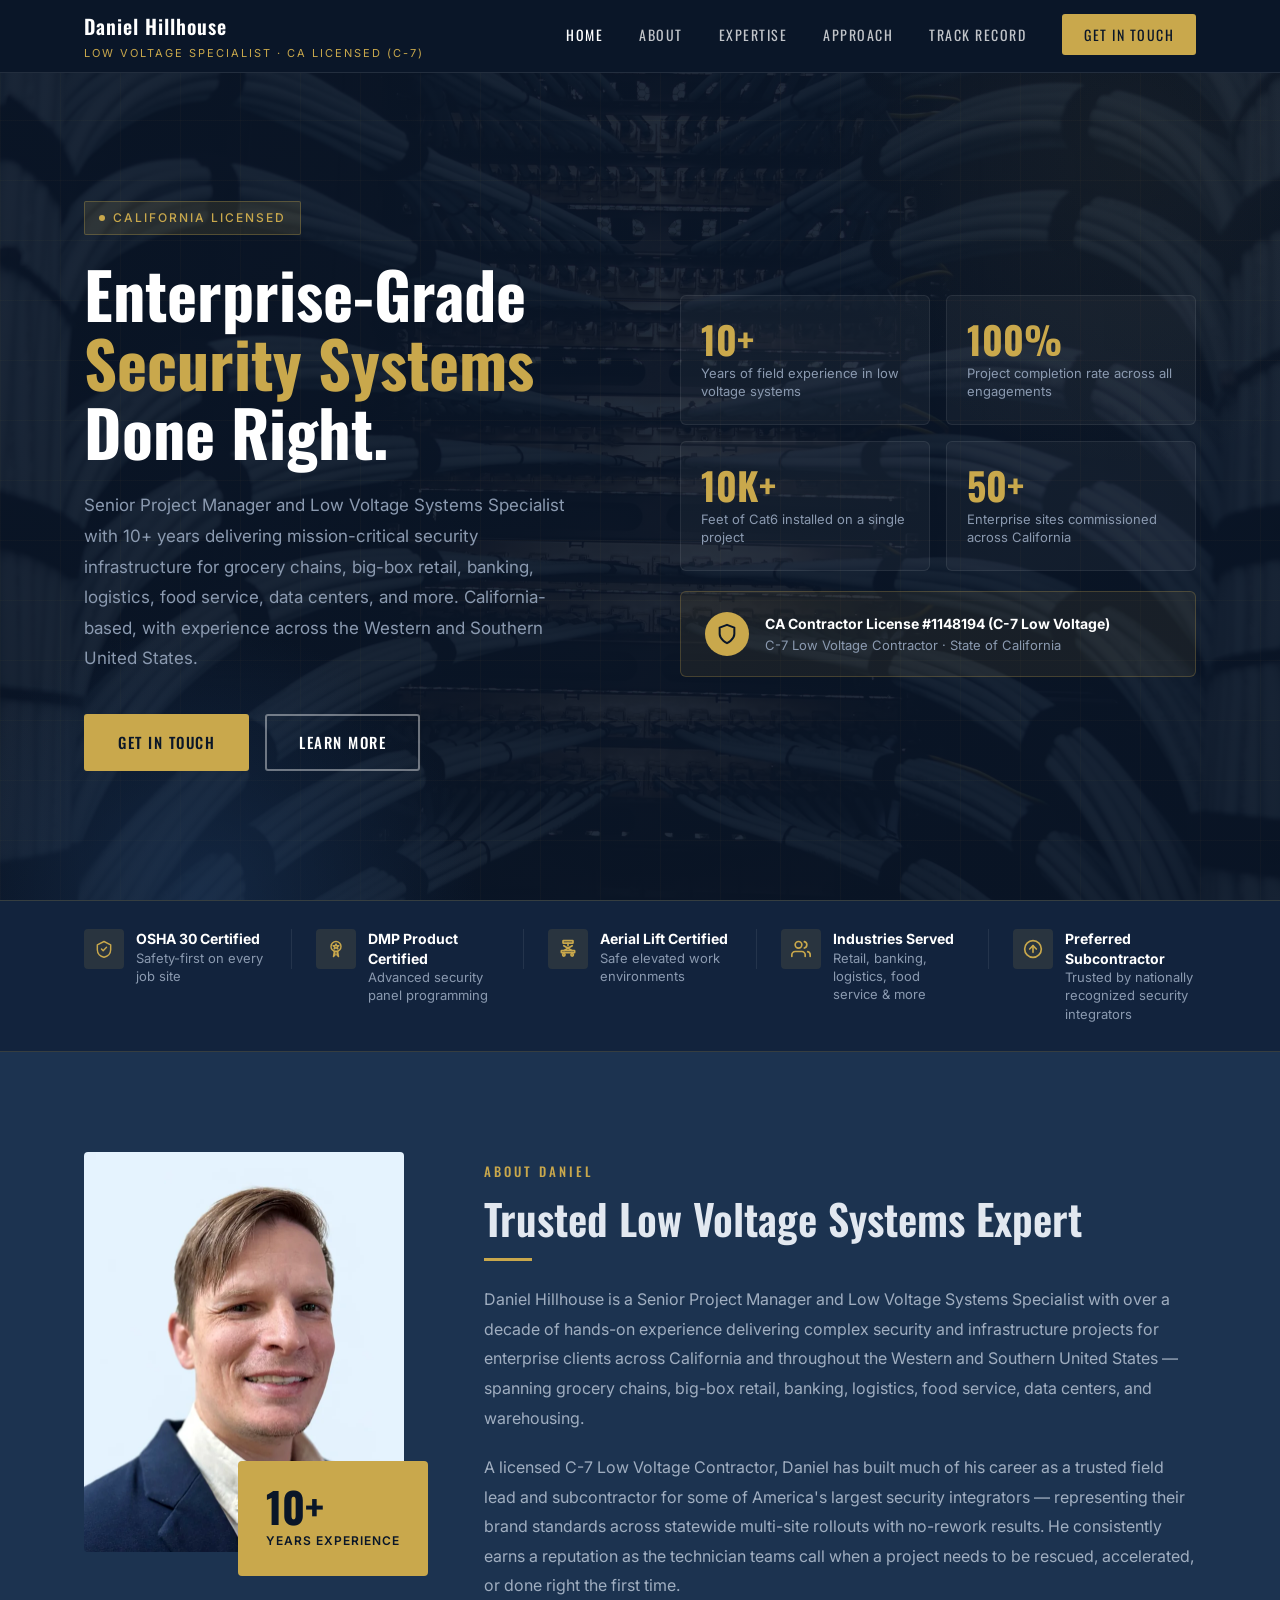
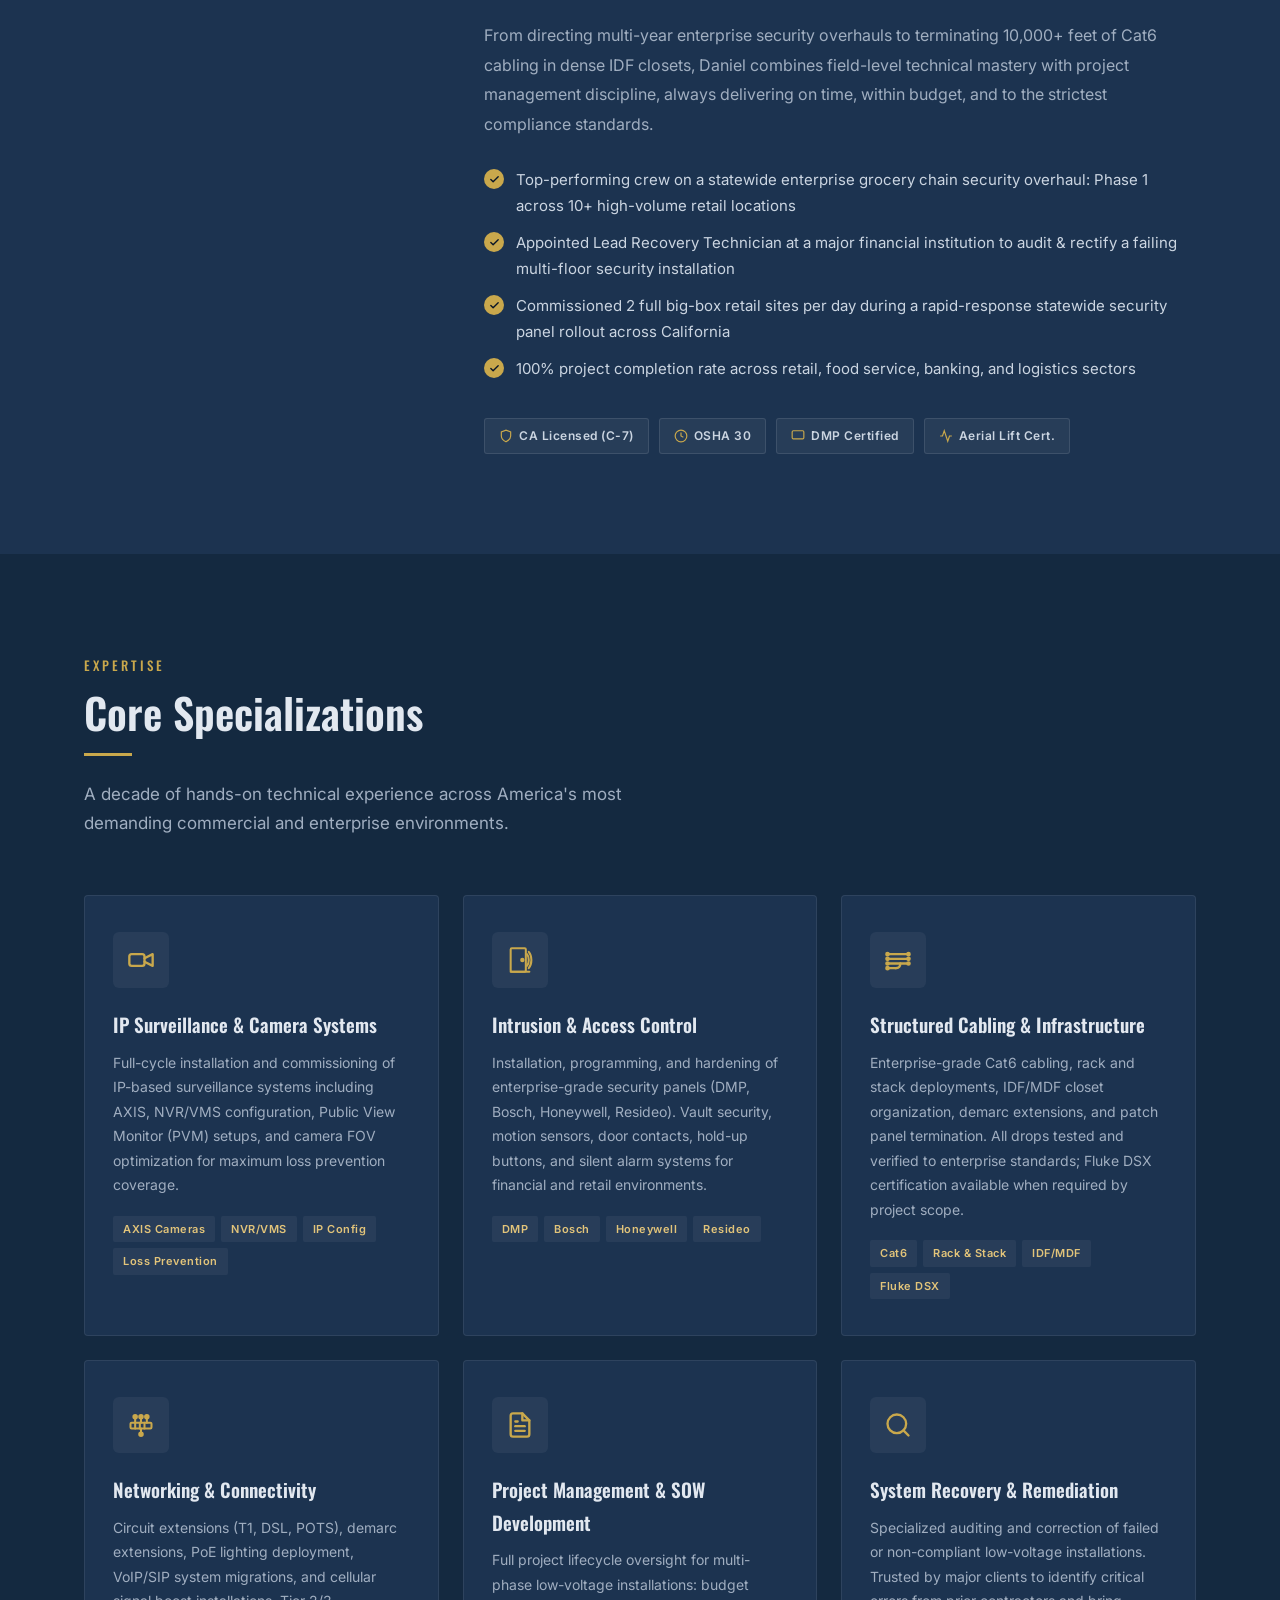
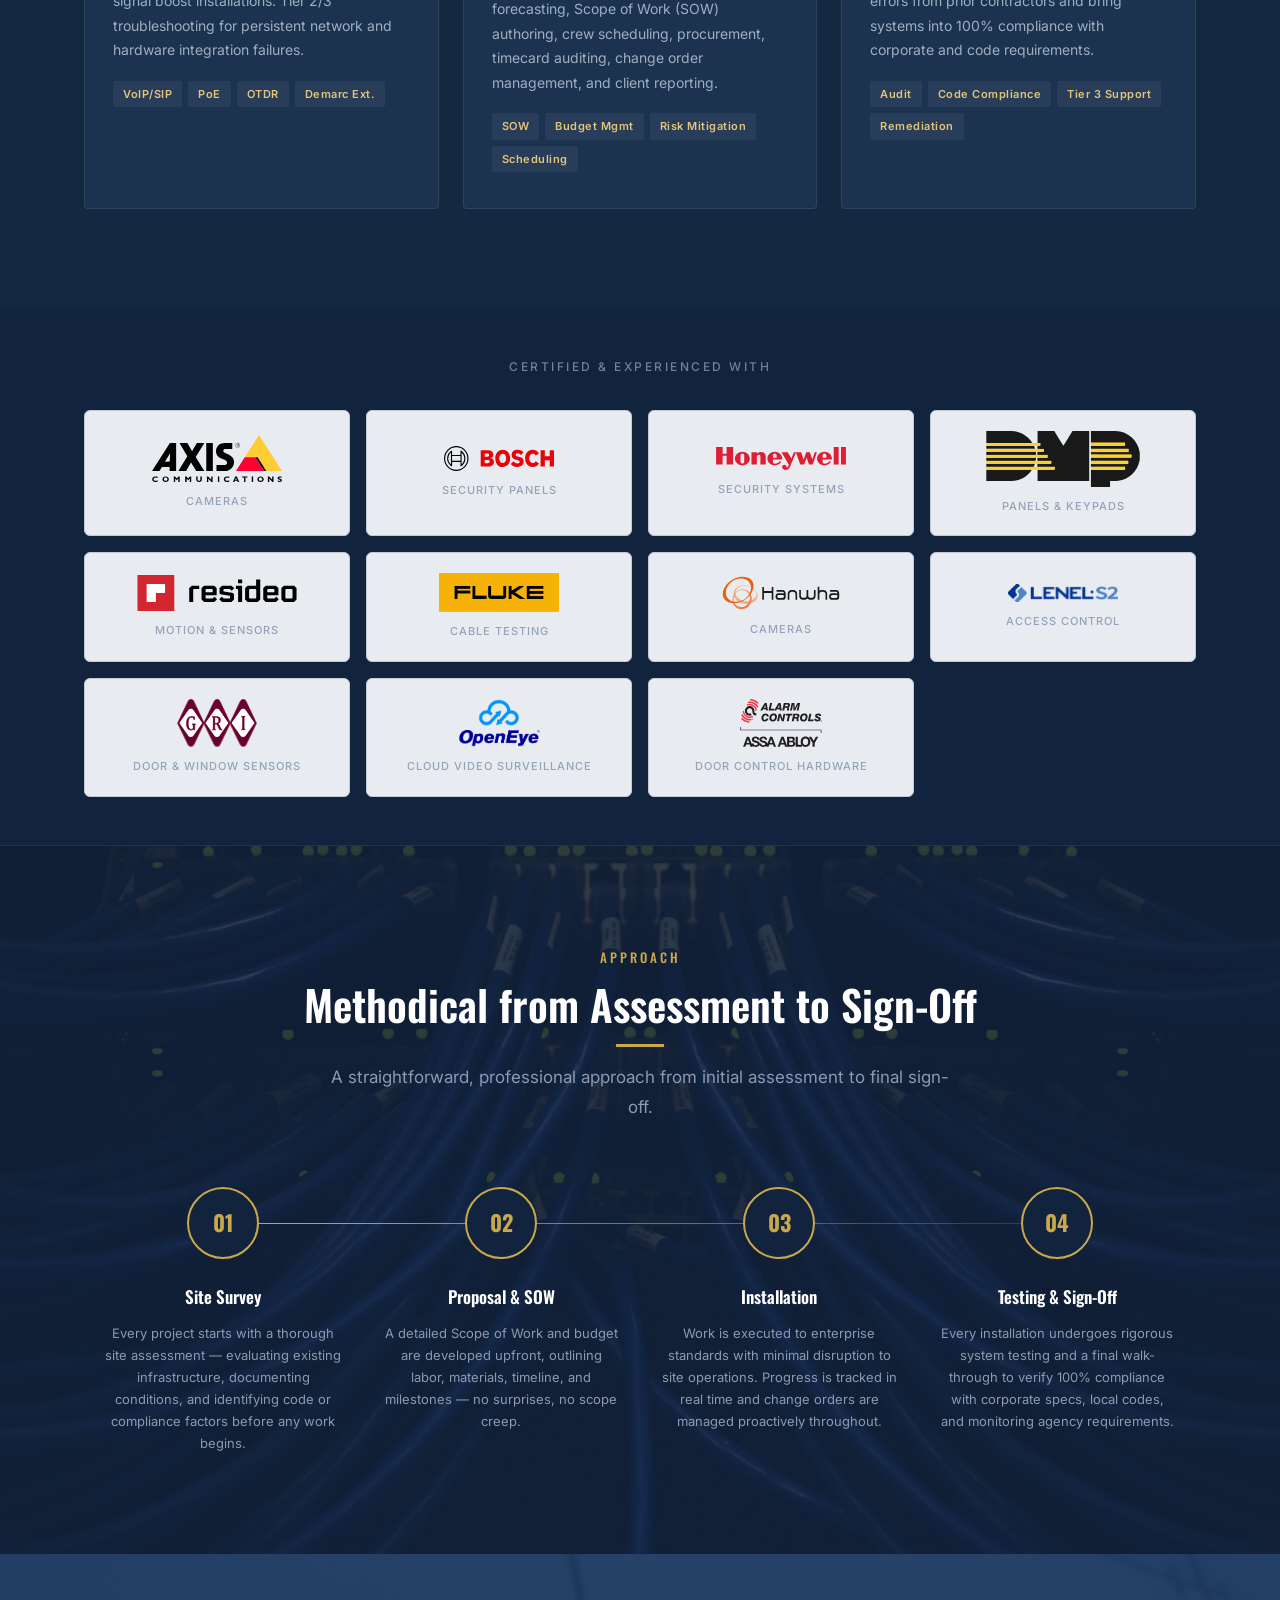
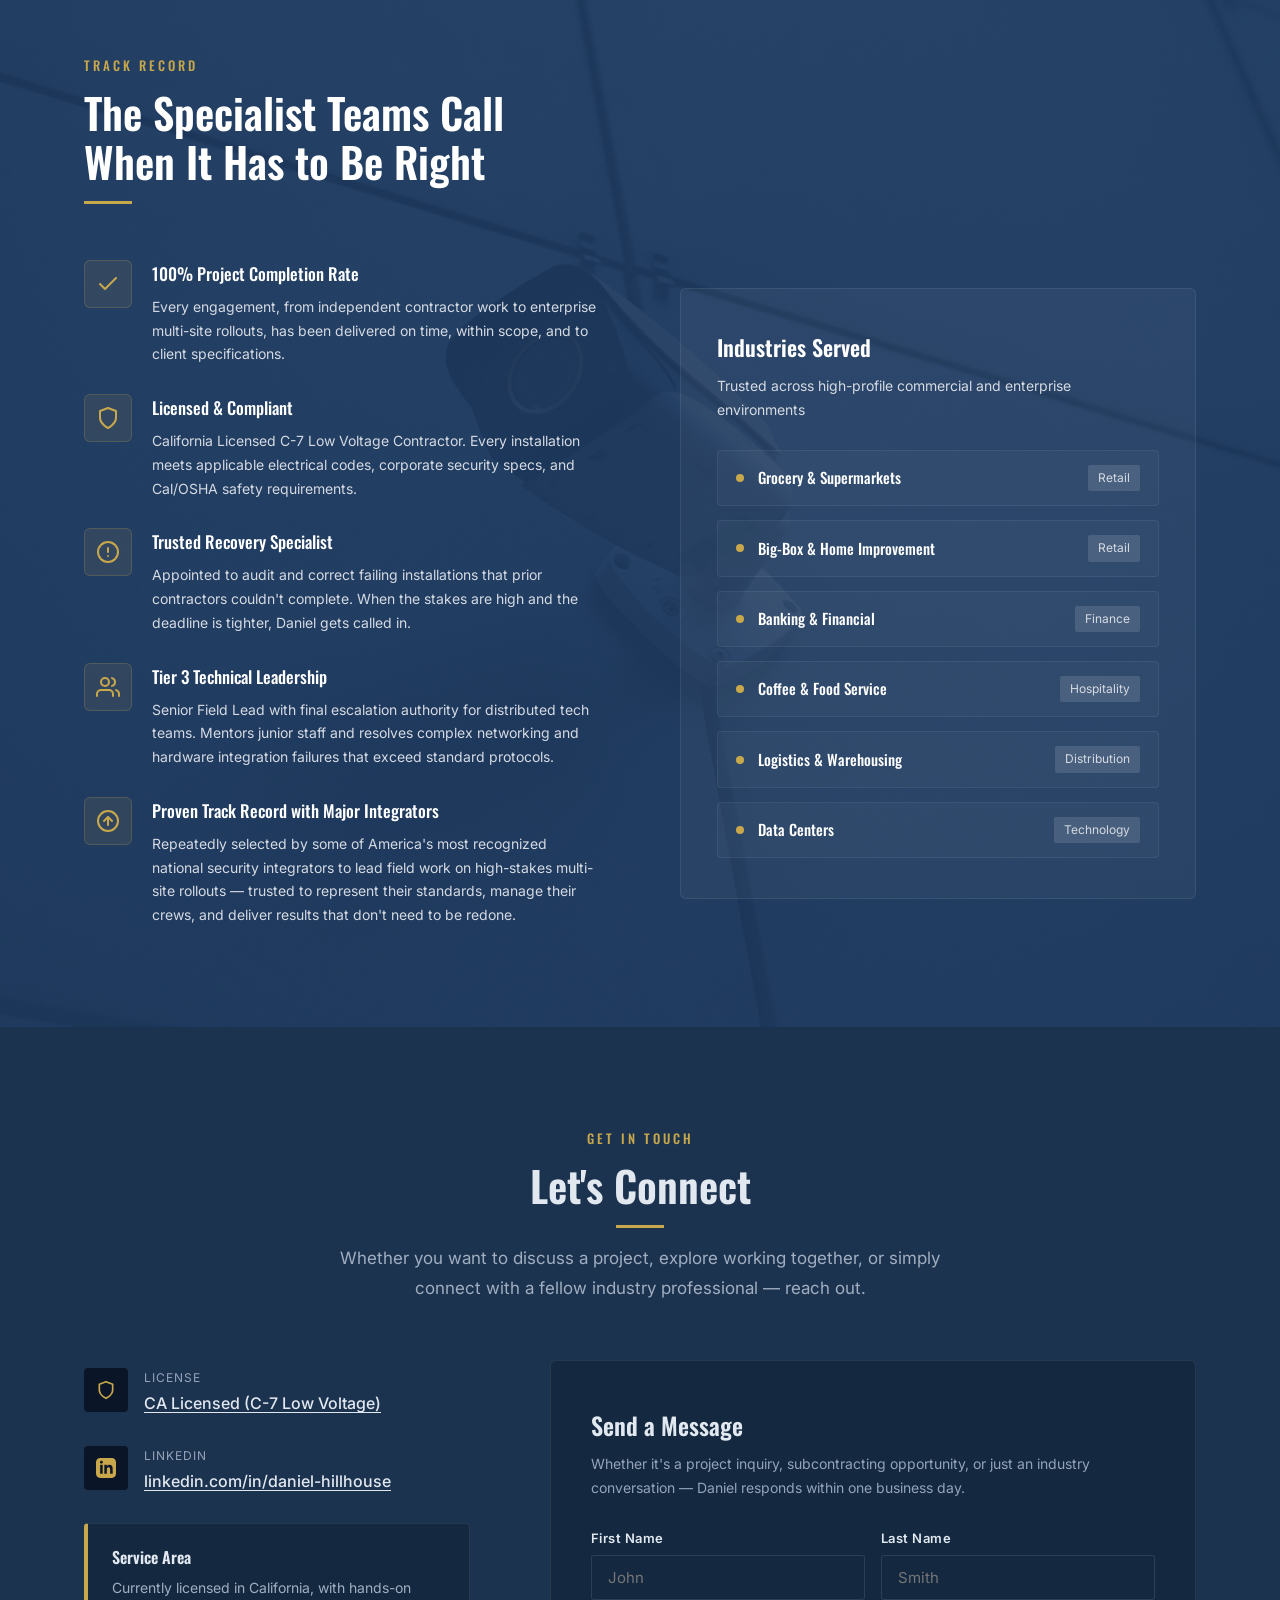
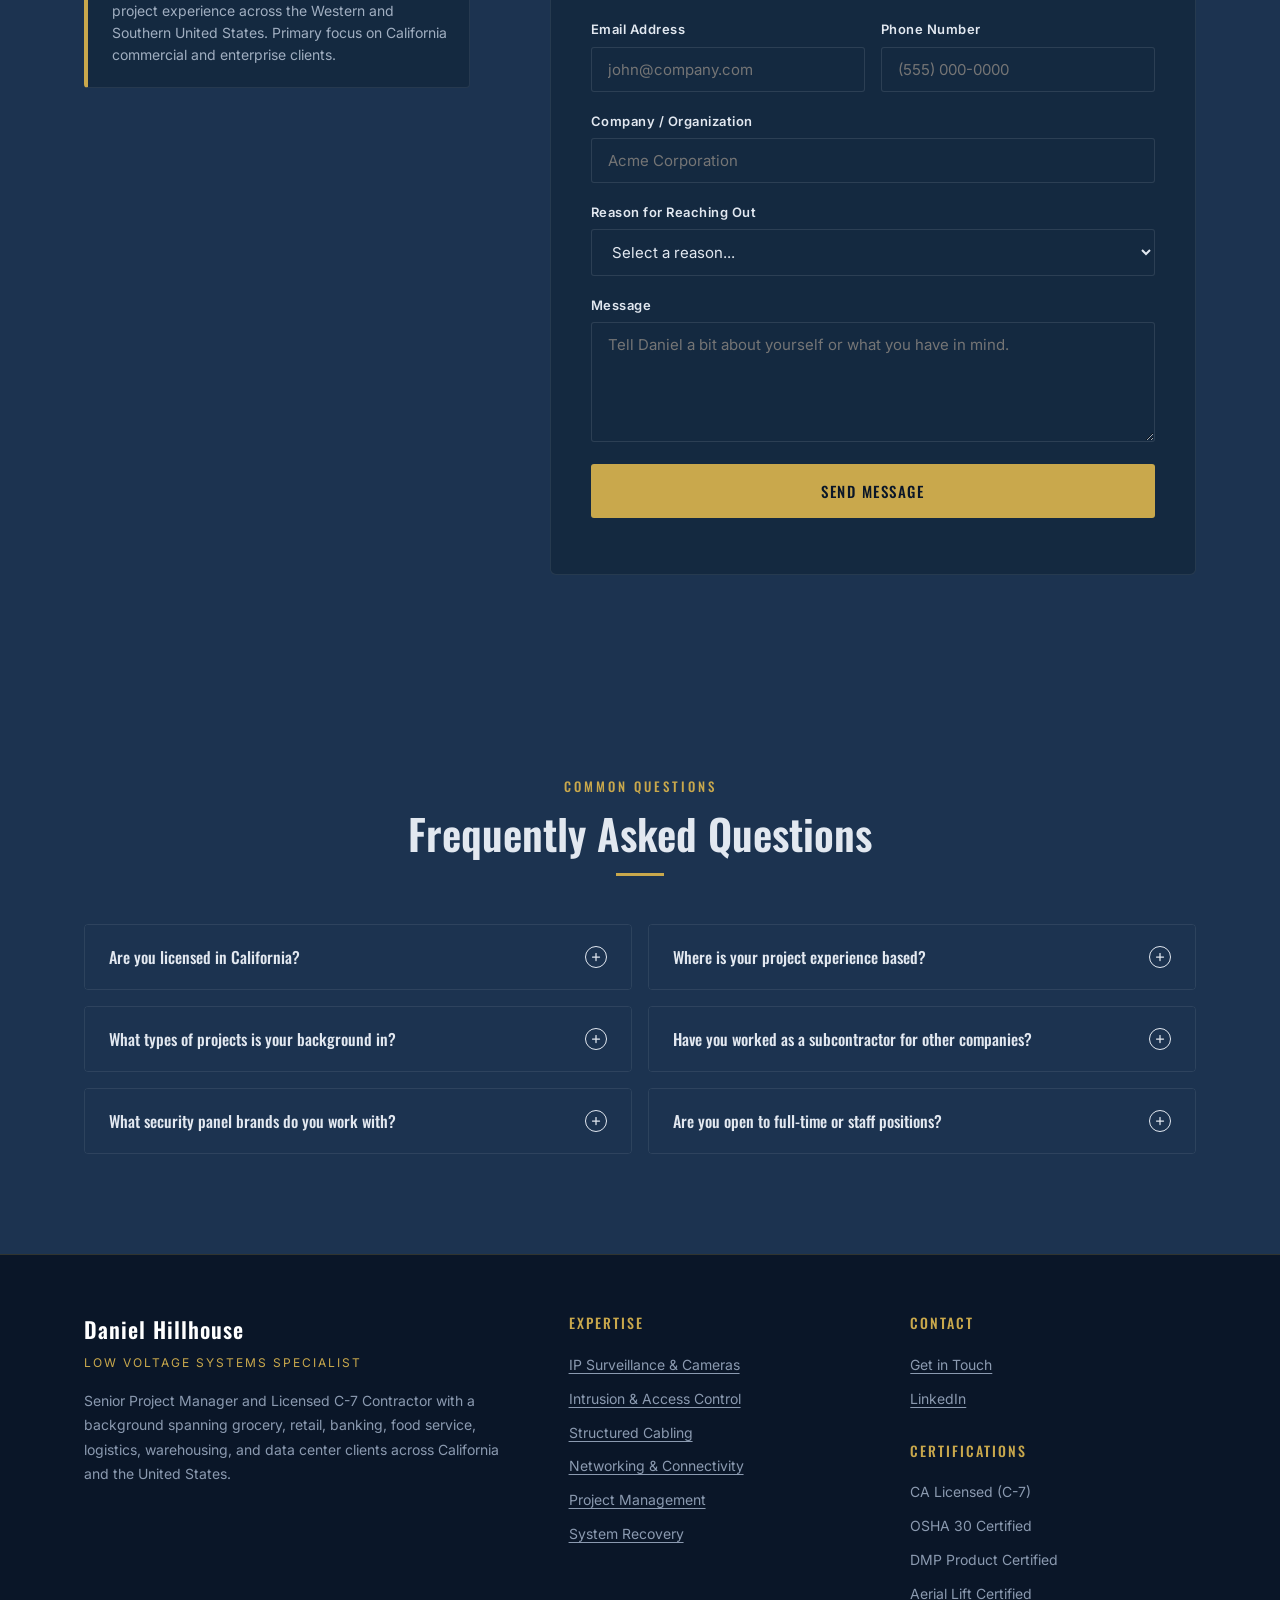
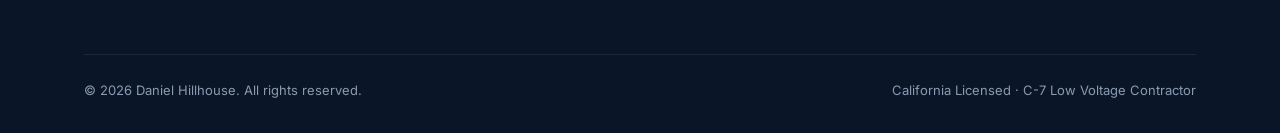
<file: index.html>
<!DOCTYPE html>
<html lang="en">
<head>
  <!-- Google Analytics -->
  <script async src="https://www.googletagmanager.com/gtag/js?id=G-3SV601ER7Q"></script>
  <script>
    window.dataLayer = window.dataLayer || [];
    function gtag(){dataLayer.push(arguments);}
    gtag('js', new Date());
    gtag('config', 'G-3SV601ER7Q');
  </script>
  <meta charset="UTF-8" />
  <meta name="viewport" content="width=device-width, initial-scale=1.0" />
  <link rel="icon" type="image/svg+xml" href="favicon.svg" />
  <link rel="apple-touch-icon" href="assets/apple-touch-icon.png" />
  <meta name="theme-color" content="#0A1628" />
  <link rel="canonical" href="https://danielhillhouse.com/" />
  <title>Daniel Hillhouse | Low Voltage Security Specialist | California</title>
  <meta name="description" content="Daniel Hillhouse is a Senior Project Manager and C-7 Licensed Low Voltage Specialist in California with 10+ years delivering enterprise security systems for retail, banking, logistics, and data centers. Expert in IP surveillance, access control, and structured cabling." />

  <!-- Open Graph -->
  <meta property="og:type" content="website" />
  <meta property="og:url" content="https://danielhillhouse.com/" />
  <meta property="og:site_name" content="Daniel Hillhouse" />
  <meta property="og:title" content="Daniel Hillhouse | Low Voltage Security Specialist | California" />
  <meta property="og:description" content="Senior Project Manager and C-7 Licensed Low Voltage Specialist with 10+ years delivering enterprise security systems across California and the United States." />

  <meta property="og:image" content="https://danielhillhouse.com/assets/og-image.png" />
  <meta property="og:image:width" content="1200" />
  <meta property="og:image:height" content="630" />
  <meta property="og:image:alt" content="Daniel Hillhouse — Low Voltage Security Specialist, CA Lic. #1148194" />

  <!-- Twitter Card -->
  <meta name="twitter:card" content="summary_large_image" />
  <meta name="twitter:title" content="Daniel Hillhouse | Low Voltage Security Specialist | California" />
  <meta name="twitter:description" content="Senior Project Manager and C-7 Licensed Low Voltage Specialist with 10+ years delivering enterprise security systems across California and the United States." />

  <meta name="twitter:image" content="https://danielhillhouse.com/assets/og-image.png" />
  <meta name="twitter:image:alt" content="Daniel Hillhouse — Low Voltage Security Specialist, CA Lic. #1148194" />

  <!-- JSON-LD Structured Data -->
  <script type="application/ld+json">
  {
    "@context": "https://schema.org",
    "@graph": [
      {
        "@type": "Person",
        "@id": "https://danielhillhouse.com/#daniel",
        "name": "Daniel Hillhouse",
        "jobTitle": "Senior Project Manager and Low Voltage Systems Specialist",
        "description": "Senior Project Manager and Licensed C-7 Low Voltage Contractor with over a decade of experience delivering enterprise security and infrastructure projects across California and the United States.",
        "url": "https://danielhillhouse.com/",
        "image": "https://danielhillhouse.com/assets/daniel_headshot.png",
        "address": {
          "@type": "PostalAddress",
          "addressRegion": "CA",
          "addressCountry": "US"
        },
        "sameAs": ["https://www.linkedin.com/in/daniel-hillhouse-139523251/"],
        "hasCredential": {
          "@type": "EducationalOccupationalCredential",
          "credentialCategory": "license",
          "name": "California C-7 Low Voltage Contractor License #1148194"
        },
        "knowsAbout": [
          "IP Surveillance Systems",
          "Intrusion Detection",
          "Access Control",
          "Structured Cabling",
          "Low Voltage Systems",
          "Security Systems Integration",
          "Project Management",
          "DMP Security Panels",
          "AXIS IP Cameras"
        ]
      },
      {
        "@type": "ProfessionalService",
        "@id": "https://danielhillhouse.com/#business",
        "name": "Daniel Hillhouse — Low Voltage Security Specialist",
        "url": "https://danielhillhouse.com/",
        "image": "https://danielhillhouse.com/assets/og-image.png",
        "description": "Enterprise security systems: IP surveillance, intrusion and access control, structured cabling, and low voltage project management for retail, banking, logistics, and data center clients.",
        "areaServed": {
          "@type": "State",
          "name": "California"
        },
        "founder": { "@id": "https://danielhillhouse.com/#daniel" },
        "address": {
          "@type": "PostalAddress",
          "addressRegion": "CA",
          "addressCountry": "US"
        }
      }
    ]
  }
  </script>
  <!-- FAQPage Structured Data -->
  <script type="application/ld+json">
  {
    "@context": "https://schema.org",
    "@type": "FAQPage",
    "mainEntity": [
      {
        "@type": "Question",
        "name": "Are you licensed in California?",
        "acceptedAnswer": {
          "@type": "Answer",
          "text": "Yes. Daniel holds California Contractor License #1148194 (C-7 Low Voltage) and serves as the Qualifying Agent for Elect Technologies LLC (CA License #1154003, C-7 Low Voltage, active). Under California law, a personal license is placed in inactive status while the licensee serves as a Qualifying Agent — this is standard practice. Both licenses can be verified at cslb.ca.gov. Daniel is also OSHA 30 certified."
        }
      },
      {
        "@type": "Question",
        "name": "Where is your project experience based?",
        "acceptedAnswer": {
          "@type": "Answer",
          "text": "Daniel's project experience is rooted in California — Northern California, the San Francisco Bay Area, Southern California, and everywhere in between. He has also worked extensively across the Western and Southern United States on multi-site deployments across large geographic footprints."
        }
      },
      {
        "@type": "Question",
        "name": "What types of projects is your background in?",
        "acceptedAnswer": {
          "@type": "Answer",
          "text": "Daniel's background is in commercial and enterprise-scale low voltage work: IP surveillance systems, intrusion and access control, structured cabling, networking infrastructure, and full project management. His experience spans retail, banking, food service, logistics, warehousing, and data center environments throughout California."
        }
      },
      {
        "@type": "Question",
        "name": "Have you worked as a subcontractor for other companies?",
        "acceptedAnswer": {
          "@type": "Answer",
          "text": "Yes. Daniel has an extensive track record subcontracting for some of America's most recognized national security integrators — representing their standards in the field across statewide multi-site rollouts, with no-rework results throughout his career."
        }
      },
      {
        "@type": "Question",
        "name": "What security panel brands do you work with?",
        "acceptedAnswer": {
          "@type": "Answer",
          "text": "Daniel is DMP Product Certified and experienced with Bosch, Honeywell, and Resideo security systems. For surveillance, he works extensively with AXIS IP cameras and NVR/VMS platforms. All cabling work is tested and verified; Fluke DSX certification is performed when required by the project scope."
        }
      },
      {
        "@type": "Question",
        "name": "Are you open to full-time or staff positions?",
        "acceptedAnswer": {
          "@type": "Answer",
          "text": "Daniel is always open to conversations with the right people. If you're looking for an experienced senior-level low voltage specialist and project manager, feel free to reach out — he's happy to have a conversation about what you have in mind."
        }
      }
    ]
  }
  </script>
  <!-- Local SEO -->
  <meta name="geo.region" content="US-CA" />
  <meta name="geo.placename" content="California" />

  <link rel="preconnect" href="https://fonts.googleapis.com" />
  <link rel="preconnect" href="https://fonts.gstatic.com" crossorigin />
  <link href="https://fonts.googleapis.com/css2?family=Inter:wght@300;400;500;600;700&family=Oswald:wght@400;500;600;700&display=swap" rel="stylesheet" />
  <link rel="stylesheet" href="css/main.css" />
  <script>
    (function(){
      function applyTheme() {
        var h = new Date().getHours();
        var isNight = h >= 19 || h < 7;
        var prefersDark = window.matchMedia('(prefers-color-scheme: dark)').matches;
        if (isNight || prefersDark) {
          document.documentElement.setAttribute('data-theme', 'dark');
        } else {
          document.documentElement.removeAttribute('data-theme');
        }
      }
      applyTheme();
      window.matchMedia('(prefers-color-scheme: dark)').addEventListener('change', applyTheme);
    })();
  </script>
</head>
<body>

  <a class="skip-link" href="#main">Skip to main content</a>

  <!-- ─── Navigation ─────────────────────────────────────────── -->
  <nav id="navbar" aria-label="Main navigation">
    <div class="container">
      <div class="nav-inner">
        <a href="#home" class="nav-logo">
          <span class="nav-logo-name">Daniel Hillhouse</span>
          <span class="nav-logo-title">Low Voltage Specialist · CA Licensed (C-7)</span>
        </a>
        <ul class="nav-links" id="navLinks">
          <li><a href="#home">Home</a></li>
          <li><a href="#about">About</a></li>
          <li><a href="#services">Expertise</a></li>
          <li><a href="#process">Approach</a></li>
          <li><a href="#why">Track Record</a></li>
          <li><a href="#contact" class="nav-cta">Get in Touch</a></li>
        </ul>
        <button class="nav-toggle" id="navToggle" aria-label="Open menu" aria-expanded="false" aria-controls="navLinks">
          <span></span><span></span><span></span>
        </button>
      </div>
    </div>
  </nav>

  <main id="main" tabindex="-1">

  <!-- ─── Hero ──────────────────────────────────────────────── -->
  <section id="home">
    <div class="hero-bg-pattern"></div>
    <div class="hero-bg-glow"></div>
    <div class="hero-bg-glow-2"></div>
    <div class="container">
      <div class="hero-content">
        <div class="hero-left">
          <div class="hero-badge">
            <span class="hero-badge-dot"></span>
            <span class="hero-badge-text">California Licensed</span>
          </div>
          <h1 class="hero-headline">
            Enterprise-Grade<br/>
            <span>Security Systems</span><br/>
            Done Right.
          </h1>
          <p class="hero-sub">
            Senior Project Manager and Low Voltage Systems Specialist with 10+ years delivering mission-critical security infrastructure for grocery chains, big-box retail, banking, logistics, food service, data centers, and more. California-based, with experience across the Western and Southern United States.
          </p>
          <div class="hero-actions">
            <a href="#contact" class="btn btn-gold">Get in Touch</a>
            <a href="#services" class="btn btn-outline">Learn More</a>
          </div>
        </div>
        <div class="hero-right">
          <div class="hero-stat-grid">
            <div class="hero-stat">
              <div class="hero-stat-number">10+</div>
              <div class="hero-stat-label">Years of field experience in low voltage systems</div>
            </div>
            <div class="hero-stat">
              <div class="hero-stat-number">100%</div>
              <div class="hero-stat-label">Project completion rate across all engagements</div>
            </div>
            <div class="hero-stat">
              <div class="hero-stat-number">10K+</div>
              <div class="hero-stat-label">Feet of Cat6 installed on a single project</div>
            </div>
            <div class="hero-stat">
              <div class="hero-stat-number">50+</div>
              <div class="hero-stat-label">Enterprise sites commissioned across California</div>
            </div>
          </div>
          <a href="#faq-licensed" class="hero-license-card" aria-label="CA Contractor License — see FAQ for details">
            <div class="hero-license-icon">
              <svg aria-hidden="true" focusable="false" viewBox="0 0 24 24" fill="none" stroke="#0A1628" stroke-width="2.2" stroke-linecap="round" stroke-linejoin="round">
                <path d="M12 22s8-4 8-10V5l-8-3-8 3v7c0 6 8 10 8 10z"/>
              </svg>
            </div>
            <div class="hero-license-text">
              <strong>CA Contractor License #1148194 (C-7 Low Voltage)</strong>
              C-7 Low Voltage Contractor · State of California
            </div>
          </a>
        </div>
      </div>
    </div>
  </section>

  <!-- ─── Trust Bar ──────────────────────────────────────────── -->
  <div id="trust-bar">
    <div class="container">
      <div class="trust-bar-inner">
        <div class="trust-item">
          <div class="trust-item-icon">
            <svg aria-hidden="true" focusable="false" viewBox="0 0 24 24" fill="none" stroke="currentColor" stroke-width="1.75" stroke-linecap="round" stroke-linejoin="round">
              <path d="M12 3 L20 7 L20 13 C20 17.5 16.5 21 12 22 C7.5 21 4 17.5 4 13 L4 7 Z"/>
              <polyline points="9 12 11 14 15 10"/>
            </svg>
          </div>
          <div class="trust-item-text">
            <strong>OSHA 30 Certified</strong>
            Safety-first on every job site
          </div>
        </div>
        <div class="trust-divider"></div>
        <div class="trust-item">
          <div class="trust-item-icon">
            <svg aria-hidden="true" focusable="false" viewBox="0 0 24 24" fill="none" stroke="currentColor" stroke-width="1.75" stroke-linecap="round" stroke-linejoin="round">
              <circle cx="12" cy="9" r="6"/>
              <polygon points="12,6 13,8 15.5,8 13.5,9.5 14.2,12 12,10.5 9.8,12 10.5,9.5 8.5,8 11,8"/>
              <line x1="10" y1="15" x2="14" y2="15"/>
              <path d="M10 15 L9 21 L11 19 L10 15"/>
              <path d="M14 15 L15 21 L13 19 L14 15"/>
            </svg>
          </div>
          <div class="trust-item-text">
            <strong>DMP Product Certified</strong>
            Advanced security panel programming
          </div>
        </div>
        <div class="trust-divider"></div>
        <div class="trust-item">
          <div class="trust-item-icon">
            <svg aria-hidden="true" focusable="false" viewBox="0 0 24 24" fill="none" stroke="currentColor" stroke-width="2" stroke-linecap="round" stroke-linejoin="round">
              <!-- Platform at top -->
              <rect x="6" y="2" width="12" height="3" rx="0.5"/>
              <!-- Person on platform -->
              <line x1="12" y1="5" x2="12" y2="8"/>
              <!-- Scissor arms crossing -->
              <line x1="7" y1="8" x2="17" y2="14"/>
              <line x1="17" y1="8" x2="7" y2="14"/>
              <!-- Base -->
              <rect x="4" y="14" width="16" height="2.5" rx="0.5"/>
              <!-- Wheels -->
              <circle cx="7" cy="19" r="1.5"/>
              <circle cx="17" cy="19" r="1.5"/>
              <line x1="7" y1="16.5" x2="7" y2="17.5"/>
              <line x1="17" y1="16.5" x2="17" y2="17.5"/>
            </svg>
          </div>
          <div class="trust-item-text">
            <strong>Aerial Lift Certified</strong>
            Safe elevated work environments
          </div>
        </div>
        <div class="trust-divider"></div>
        <div class="trust-item">
          <div class="trust-item-icon">
            <svg aria-hidden="true" focusable="false" viewBox="0 0 24 24" fill="none" stroke="currentColor" stroke-width="2" stroke-linecap="round" stroke-linejoin="round">
              <path d="M17 21v-2a4 4 0 0 0-4-4H5a4 4 0 0 0-4 4v2"/><circle cx="9" cy="7" r="4"/><path d="M23 21v-2a4 4 0 0 0-3-3.87"/><path d="M16 3.13a4 4 0 0 1 0 7.75"/>
            </svg>
          </div>
          <div class="trust-item-text">
            <strong>Industries Served</strong>
            Retail, banking, logistics, food service &amp; more
          </div>
        </div>
        <div class="trust-divider"></div>
        <div class="trust-item">
          <div class="trust-item-icon">
            <svg aria-hidden="true" focusable="false" viewBox="0 0 24 24" fill="none" stroke="currentColor" stroke-width="2" stroke-linecap="round" stroke-linejoin="round">
              <circle cx="12" cy="12" r="10"/><polyline points="16 12 12 8 8 12"/><line x1="12" y1="16" x2="12" y2="8"/>
            </svg>
          </div>
          <div class="trust-item-text">
            <strong>Preferred Subcontractor</strong>
            Trusted by nationally recognized security integrators
          </div>
        </div>
      </div>
    </div>
  </div>

  <!-- ─── About ──────────────────────────────────────────────── -->
  <section id="about">
    <div class="container">
      <div class="about-grid">
        <div class="about-visual">
          <div class="about-photo">
            <picture>
              <source srcset="assets/daniel_headshot.webp" type="image/webp" />
              <img src="assets/daniel_headshot.png" alt="Daniel Hillhouse, Senior Project Manager and Low Voltage Systems Specialist" loading="lazy" />
            </picture>
          </div>
          <div class="about-accent-box">
            <div class="about-accent-number">10+</div>
            <div class="about-accent-label">Years Experience</div>
          </div>
        </div>
        <div class="about-content">
          <p class="section-label">About Daniel</p>
          <h2 class="section-title">Trusted Low Voltage Systems Expert</h2>
          <div class="gold-line"></div>
          <p class="about-bio">
            Daniel Hillhouse is a Senior Project Manager and Low Voltage Systems Specialist with over a decade of hands-on experience delivering complex security and infrastructure projects for enterprise clients across California and throughout the Western and Southern United States — spanning grocery chains, big-box retail, banking, logistics, food service, data centers, and warehousing.
          </p>
          <p class="about-bio">
            A licensed C-7 Low Voltage Contractor, Daniel has built much of his career as a trusted field lead and subcontractor for some of America's largest security integrators — representing their brand standards across statewide multi-site rollouts with no-rework results. He consistently earns a reputation as the technician teams call when a project needs to be rescued, accelerated, or done right the first time.
          </p>
          <p class="about-bio">
            From directing multi-year enterprise security overhauls to terminating 10,000+ feet of Cat6 cabling in dense IDF closets, Daniel combines field-level technical mastery with project management discipline, always delivering on time, within budget, and to the strictest compliance standards.
          </p>
          <ul class="about-highlight-list">
            <li>
              <span class="about-check">
                <svg aria-hidden="true" focusable="false" viewBox="0 0 24 24" fill="none" stroke="#0A1628" stroke-width="3" stroke-linecap="round" stroke-linejoin="round"><polyline points="20 6 9 17 4 12"/></svg>
              </span>
              Top-performing crew on a statewide enterprise grocery chain security overhaul: Phase 1 across 10+ high-volume retail locations
            </li>
            <li>
              <span class="about-check">
                <svg aria-hidden="true" focusable="false" viewBox="0 0 24 24" fill="none" stroke="#0A1628" stroke-width="3" stroke-linecap="round" stroke-linejoin="round"><polyline points="20 6 9 17 4 12"/></svg>
              </span>
              Appointed Lead Recovery Technician at a major financial institution to audit &amp; rectify a failing multi-floor security installation
            </li>
            <li>
              <span class="about-check">
                <svg aria-hidden="true" focusable="false" viewBox="0 0 24 24" fill="none" stroke="#0A1628" stroke-width="3" stroke-linecap="round" stroke-linejoin="round"><polyline points="20 6 9 17 4 12"/></svg>
              </span>
              Commissioned 2 full big-box retail sites per day during a rapid-response statewide security panel rollout across California
            </li>
            <li>
              <span class="about-check">
                <svg aria-hidden="true" focusable="false" viewBox="0 0 24 24" fill="none" stroke="#0A1628" stroke-width="3" stroke-linecap="round" stroke-linejoin="round"><polyline points="20 6 9 17 4 12"/></svg>
              </span>
              100% project completion rate across retail, food service, banking, and logistics sectors
            </li>
          </ul>
          <div class="certs-row">
            <span class="cert-badge">
              <svg aria-hidden="true" focusable="false" viewBox="0 0 24 24" fill="none" stroke="currentColor" stroke-width="2"><path d="M12 22s8-4 8-10V5l-8-3-8 3v7c0 6 8 10 8 10z"/></svg>
              CA Licensed (C-7)
            </span>
            <span class="cert-badge">
              <svg aria-hidden="true" focusable="false" viewBox="0 0 24 24" fill="none" stroke="currentColor" stroke-width="2"><circle cx="12" cy="12" r="10"/><polyline points="12 6 12 12 16 14"/></svg>
              OSHA 30
            </span>
            <span class="cert-badge">
              <svg aria-hidden="true" focusable="false" viewBox="0 0 24 24" fill="none" stroke="currentColor" stroke-width="2"><rect x="2" y="3" width="20" height="14" rx="2"/></svg>
              DMP Certified
            </span>
            <span class="cert-badge">
              <svg aria-hidden="true" focusable="false" viewBox="0 0 24 24" fill="none" stroke="currentColor" stroke-width="2"><polyline points="22 12 18 12 15 21 9 3 6 12 2 12"/></svg>
              Aerial Lift Cert.
            </span>
          </div>
        </div>
      </div>
    </div>
  </section>

  <!-- ─── Services ──────────────────────────────────────────── -->
  <section id="services">
    <div class="container">
      <div class="services-header">
        <div>
          <p class="section-label">Expertise</p>
          <h2 class="section-title">Core Specializations</h2>
          <div class="gold-line"></div>
          <p class="section-intro">A decade of hands-on technical experience across America's most demanding commercial and enterprise environments.</p>
        </div>
      </div>
      <div class="services-grid">

        <div class="service-card">
          <div class="service-icon">
            <svg aria-hidden="true" focusable="false" viewBox="0 0 24 24" fill="none" stroke="currentColor" stroke-width="2" stroke-linecap="round" stroke-linejoin="round">
              <rect x="2" y="7" width="13" height="10" rx="2"/>
              <path d="M15 10.5 L22 7 L22 17 L15 13.5"/>
            </svg>
          </div>
          <h3 class="service-title">IP Surveillance & Camera Systems</h3>
          <p class="service-desc">Full-cycle installation and commissioning of IP-based surveillance systems including AXIS, NVR/VMS configuration, Public View Monitor (PVM) setups, and camera FOV optimization for maximum loss prevention coverage.</p>
          <div class="service-tags">
            <span class="service-tag">AXIS Cameras</span>
            <span class="service-tag">NVR/VMS</span>
            <span class="service-tag">IP Config</span>
            <span class="service-tag">Loss Prevention</span>
          </div>
        </div>

        <div class="service-card">
          <div class="service-icon">
            <svg aria-hidden="true" focusable="false" viewBox="0 0 24 24" fill="none" stroke="currentColor" stroke-width="1.75" stroke-linecap="round" stroke-linejoin="round">
              <rect x="4" y="2" width="13" height="20" rx="1"/>
              <line x1="4" y1="22" x2="20" y2="22"/>
              <circle cx="14" cy="12" r="1" fill="currentColor"/>
              <path d="M18 7 C20 9 20 15 18 17"/>
              <path d="M19.5 5 C22.5 8.5 22.5 15.5 19.5 19"/>
            </svg>
          </div>
          <h3 class="service-title">Intrusion & Access Control</h3>
          <p class="service-desc">Installation, programming, and hardening of enterprise-grade security panels (DMP, Bosch, Honeywell, Resideo). Vault security, motion sensors, door contacts, hold-up buttons, and silent alarm systems for financial and retail environments.</p>
          <div class="service-tags">
            <span class="service-tag">DMP</span>
            <span class="service-tag">Bosch</span>
            <span class="service-tag">Honeywell</span>
            <span class="service-tag">Resideo</span>
          </div>
        </div>

        <div class="service-card">
          <div class="service-icon">
            <svg aria-hidden="true" focusable="false" viewBox="0 0 24 24" fill="none" stroke="currentColor" stroke-width="2" stroke-linecap="round" stroke-linejoin="round">
              <line x1="3" y1="7" x2="21" y2="7"/>
              <line x1="3" y1="11" x2="21" y2="11"/>
              <line x1="3" y1="15" x2="21" y2="15"/>
              <line x1="3" y1="19" x2="10" y2="19"/>
              <path d="M10 19 Q14 19 14 15"/>
              <circle cx="3" cy="7" r="1" fill="currentColor"/>
              <circle cx="3" cy="11" r="1" fill="currentColor"/>
              <circle cx="3" cy="15" r="1" fill="currentColor"/>
              <circle cx="3" cy="19" r="1" fill="currentColor"/>
              <circle cx="21" cy="7" r="1" fill="currentColor"/>
              <circle cx="21" cy="11" r="1" fill="currentColor"/>
              <circle cx="21" cy="15" r="1" fill="currentColor"/>
            </svg>
          </div>
          <h3 class="service-title">Structured Cabling & Infrastructure</h3>
          <p class="service-desc">Enterprise-grade Cat6 cabling, rack and stack deployments, IDF/MDF closet organization, demarc extensions, and patch panel termination. All drops tested and verified to enterprise standards; Fluke DSX certification available when required by project scope.</p>
          <div class="service-tags">
            <span class="service-tag">Cat6</span>
            <span class="service-tag">Rack & Stack</span>
            <span class="service-tag">IDF/MDF</span>
            <span class="service-tag">Fluke DSX</span>
          </div>
        </div>

        <div class="service-card">
          <div class="service-icon">
            <svg aria-hidden="true" focusable="false" viewBox="0 0 24 24" fill="none" stroke="currentColor" stroke-width="1.75" stroke-linecap="round" stroke-linejoin="round">
              <rect x="3" y="10" width="18" height="5" rx="1"/>
              <line x1="7" y1="10" x2="7" y2="15"/>
              <line x1="11" y1="10" x2="11" y2="15"/>
              <line x1="15" y1="10" x2="15" y2="15"/>
              <line x1="7" y1="10" x2="7" y2="6"/>
              <line x1="12" y1="10" x2="12" y2="6"/>
              <line x1="17" y1="10" x2="17" y2="6"/>
              <line x1="12" y1="15" x2="12" y2="19"/>
              <circle cx="7" cy="5" r="1.5" fill="currentColor"/>
              <circle cx="12" cy="5" r="1.5" fill="currentColor"/>
              <circle cx="17" cy="5" r="1.5" fill="currentColor"/>
              <circle cx="12" cy="20" r="1.5" fill="currentColor"/>
            </svg>
          </div>
          <h3 class="service-title">Networking & Connectivity</h3>
          <p class="service-desc">Circuit extensions (T1, DSL, POTS), demarc extensions, PoE lighting deployment, VoIP/SIP system migrations, and cellular signal boost installations. Tier 2/3 troubleshooting for persistent network and hardware integration failures.</p>
          <div class="service-tags">
            <span class="service-tag">VoIP/SIP</span>
            <span class="service-tag">PoE</span>
            <span class="service-tag">OTDR</span>
            <span class="service-tag">Demarc Ext.</span>
          </div>
        </div>

        <div class="service-card">
          <div class="service-icon">
            <svg aria-hidden="true" focusable="false" viewBox="0 0 24 24" fill="none" stroke="currentColor" stroke-width="2" stroke-linecap="round" stroke-linejoin="round">
              <path d="M14 2H6a2 2 0 0 0-2 2v16a2 2 0 0 0 2 2h12a2 2 0 0 0 2-2V8z"/><polyline points="14 2 14 8 20 8"/><line x1="16" y1="13" x2="8" y2="13"/><line x1="16" y1="17" x2="8" y2="17"/><polyline points="10 9 9 9 8 9"/>
            </svg>
          </div>
          <h3 class="service-title">Project Management & SOW Development</h3>
          <p class="service-desc">Full project lifecycle oversight for multi-phase low-voltage installations: budget forecasting, Scope of Work (SOW) authoring, crew scheduling, procurement, timecard auditing, change order management, and client reporting.</p>
          <div class="service-tags">
            <span class="service-tag">SOW</span>
            <span class="service-tag">Budget Mgmt</span>
            <span class="service-tag">Risk Mitigation</span>
            <span class="service-tag">Scheduling</span>
          </div>
        </div>

        <div class="service-card">
          <div class="service-icon">
            <svg aria-hidden="true" focusable="false" viewBox="0 0 24 24" fill="none" stroke="currentColor" stroke-width="2" stroke-linecap="round" stroke-linejoin="round">
              <circle cx="11" cy="11" r="8"/><line x1="21" y1="21" x2="16.65" y2="16.65"/>
            </svg>
          </div>
          <h3 class="service-title">System Recovery & Remediation</h3>
          <p class="service-desc">Specialized auditing and correction of failed or non-compliant low-voltage installations. Trusted by major clients to identify critical errors from prior contractors and bring systems into 100% compliance with corporate and code requirements.</p>
          <div class="service-tags">
            <span class="service-tag">Audit</span>
            <span class="service-tag">Code Compliance</span>
            <span class="service-tag">Tier 3 Support</span>
            <span class="service-tag">Remediation</span>
          </div>
        </div>

      </div>
    </div>
  </section>

  <!-- ─── Brands Bar ───────────────────────────────────────────── -->
  <div id="brands">
    <div class="container">
      <div class="brands-header">
        <p class="brands-header-label">Certified &amp; Experienced With</p>
      </div>
      <div class="brands-grid">

        <!-- AXIS Communications -->
        <div class="brand-card">
          <img src="assets/logo/Axis_Communications_logo.svg" alt="AXIS Communications IP camera logo" class="brand-logo" style="max-width:130px; max-height:52px;" loading="lazy" />
          <span class="brand-card-label">Cameras</span>
        </div>

        <!-- Bosch -->
        <div class="brand-card">
          <img src="assets/logo/Bosch_logo.svg" alt="Bosch security systems logo" class="brand-logo" style="max-width:110px; max-height:48px;" loading="lazy" />
          <span class="brand-card-label">Security Panels</span>
        </div>

        <!-- Honeywell -->
        <div class="brand-card">
          <img src="assets/logo/Honeywell_logo.svg" alt="Honeywell security systems logo" class="brand-logo" style="max-width:130px; max-height:48px;" loading="lazy" />
          <span class="brand-card-label">Security Systems</span>
        </div>

        <!-- DMP -->
        <div class="brand-card">
          <img src="assets/logo/dmp_logo.svg" alt="DMP security panels and keypads logo" class="brand-logo" style="max-width:160px; max-height:56px;" loading="lazy" />
          <span class="brand-card-label">Panels &amp; Keypads</span>
        </div>

        <!-- Resideo -->
        <div class="brand-card">
          <img src="assets/logo/resideo_logo.svg" alt="Resideo motion sensors and security logo" class="brand-logo" style="max-width:160px; max-height:56px;" loading="lazy" />
          <span class="brand-card-label">Motion &amp; Sensors</span>
        </div>

        <!-- Fluke -->
        <div class="brand-card">
          <img src="assets/logo/Fluke_Corporation_logo.webp" alt="Fluke test and measurement tools logo" class="brand-logo" style="max-width:120px; max-height:48px;" loading="lazy" />
          <span class="brand-card-label">Cable Testing</span>
        </div>

        <!-- Hanwha -->
        <div class="brand-card">
          <img src="assets/logo/Hanwha-Logo.svg" alt="Hanwha surveillance camera logo" class="brand-logo" style="max-width:120px; max-height:48px;" loading="lazy" />
          <span class="brand-card-label">Cameras</span>
        </div>

        <!-- Lenel -->
        <div class="brand-card">
          <img src="assets/logo/lenel32_logo.png" alt="Lenel S2 access control logo" class="brand-logo" style="max-width:110px; max-height:48px;" loading="lazy" />
          <span class="brand-card-label">Access Control</span>
        </div>

        <!-- GRI -->
        <div class="brand-card">
          <img src="assets/logo/GRI-logo.svg" alt="George Risk Industries door and window sensor logo" class="brand-logo" style="max-width:110px; max-height:48px;" loading="lazy" />
          <span class="brand-card-label">Door & Window Sensors</span>
        </div>

<!-- OpenEye -->
        <div class="brand-card">
          <img src="assets/logo/openEyeLogo.png" alt="OpenEye cloud video surveillance logo" class="brand-logo" style="max-width:120px; max-height:48px;" loading="lazy" />
          <span class="brand-card-label">Cloud Video Surveillance</span>
        </div>

        <!-- Alarm Controls -->
        <div class="brand-card">
          <img src="assets/logo/alarm-controls-logo.svg" alt="Alarm Controls door control hardware logo" class="brand-logo" style="max-width:120px; max-height:48px;" loading="lazy" />
          <span class="brand-card-label">Door Control Hardware</span>
        </div>


      </div>
    </div>
  </div>

  <!-- ─── How It Works ─────────────────────────────────────────── -->
  <section id="process">
    <div class="container process-inner">
      <div class="process-header">
        <p class="section-label">Approach</p>
        <h2 class="section-title light">Methodical from Assessment to Sign-Off</h2>
        <div class="gold-line"></div>
        <p class="section-intro light">A straightforward, professional approach from initial assessment to final sign-off.</p>
      </div>
      <div class="process-steps">
        <div class="process-step">
          <div class="process-step-number"><span class="process-step-num">01</span></div>
          <h3 class="process-step-title">Site Survey</h3>
          <p class="process-step-desc">Every project starts with a thorough site assessment — evaluating existing infrastructure, documenting conditions, and identifying code or compliance factors before any work begins.</p>
        </div>
        <div class="process-step">
          <div class="process-step-number"><span class="process-step-num">02</span></div>
          <h3 class="process-step-title">Proposal & SOW</h3>
          <p class="process-step-desc">A detailed Scope of Work and budget are developed upfront, outlining labor, materials, timeline, and milestones — no surprises, no scope creep.</p>
        </div>
        <div class="process-step">
          <div class="process-step-number"><span class="process-step-num">03</span></div>
          <h3 class="process-step-title">Installation</h3>
          <p class="process-step-desc">Work is executed to enterprise standards with minimal disruption to site operations. Progress is tracked in real time and change orders are managed proactively throughout.</p>
        </div>
        <div class="process-step">
          <div class="process-step-number"><span class="process-step-num">04</span></div>
          <h3 class="process-step-title">Testing & Sign-Off</h3>
          <p class="process-step-desc">Every installation undergoes rigorous system testing and a final walk-through to verify 100% compliance with corporate specs, local codes, and monitoring agency requirements.</p>
        </div>
      </div>
    </div>
  </section>

  <!-- ─── Why Choose Daniel ──────────────────────────────────── -->
  <section id="why">
    <div class="container why-inner">
      <p class="section-label">Track Record</p>
      <h2 class="section-title light">The Specialist Teams Call<br/>When It Has to Be Right</h2>
      <div class="gold-line"></div>
      <div class="why-grid">
        <div class="why-feature-list">
          <div class="why-feature">
            <div class="why-feature-icon">
              <svg aria-hidden="true" focusable="false" viewBox="0 0 24 24" fill="none" stroke="currentColor" stroke-width="2" stroke-linecap="round" stroke-linejoin="round">
                <polyline points="20 6 9 17 4 12"/>
              </svg>
            </div>
            <div>
              <h3 class="why-feature-title">100% Project Completion Rate</h3>
              <div class="why-feature-desc">Every engagement, from independent contractor work to enterprise multi-site rollouts, has been delivered on time, within scope, and to client specifications.</div>
            </div>
          </div>
          <div class="why-feature">
            <div class="why-feature-icon">
              <svg aria-hidden="true" focusable="false" viewBox="0 0 24 24" fill="none" stroke="currentColor" stroke-width="2" stroke-linecap="round" stroke-linejoin="round">
                <path d="M12 22s8-4 8-10V5l-8-3-8 3v7c0 6 8 10 8 10z"/>
              </svg>
            </div>
            <div>
              <h3 class="why-feature-title">Licensed & Compliant</h3>
              <div class="why-feature-desc">California Licensed C-7 Low Voltage Contractor. Every installation meets applicable electrical codes, corporate security specs, and Cal/OSHA safety requirements.</div>
            </div>
          </div>
          <div class="why-feature">
            <div class="why-feature-icon">
              <svg aria-hidden="true" focusable="false" viewBox="0 0 24 24" fill="none" stroke="currentColor" stroke-width="2" stroke-linecap="round" stroke-linejoin="round">
                <circle cx="12" cy="12" r="10"/><line x1="12" y1="8" x2="12" y2="12"/><line x1="12" y1="16" x2="12.01" y2="16"/>
              </svg>
            </div>
            <div>
              <h3 class="why-feature-title">Trusted Recovery Specialist</h3>
              <div class="why-feature-desc">Appointed to audit and correct failing installations that prior contractors couldn't complete. When the stakes are high and the deadline is tighter, Daniel gets called in.</div>
            </div>
          </div>
          <div class="why-feature">
            <div class="why-feature-icon">
              <svg aria-hidden="true" focusable="false" viewBox="0 0 24 24" fill="none" stroke="currentColor" stroke-width="2" stroke-linecap="round" stroke-linejoin="round">
                <path d="M17 21v-2a4 4 0 0 0-4-4H5a4 4 0 0 0-4 4v2"/><circle cx="9" cy="7" r="4"/><path d="M23 21v-2a4 4 0 0 0-3-3.87"/><path d="M16 3.13a4 4 0 0 1 0 7.75"/>
              </svg>
            </div>
            <div>
              <h3 class="why-feature-title">Tier 3 Technical Leadership</h3>
              <div class="why-feature-desc">Senior Field Lead with final escalation authority for distributed tech teams. Mentors junior staff and resolves complex networking and hardware integration failures that exceed standard protocols.</div>
            </div>
          </div>
          <div class="why-feature">
            <div class="why-feature-icon">
              <svg aria-hidden="true" focusable="false" viewBox="0 0 24 24" fill="none" stroke="currentColor" stroke-width="2" stroke-linecap="round" stroke-linejoin="round">
                <circle cx="12" cy="12" r="10"/><polyline points="16 12 12 8 8 12"/><line x1="12" y1="16" x2="12" y2="8"/>
              </svg>
            </div>
            <div>
              <h3 class="why-feature-title">Proven Track Record with Major Integrators</h3>
              <div class="why-feature-desc">Repeatedly selected by some of America's most recognized national security integrators to lead field work on high-stakes multi-site rollouts — trusted to represent their standards, manage their crews, and deliver results that don't need to be redone.</div>
            </div>
          </div>
        </div>
        <div class="why-clients-box">
          <h3 class="why-clients-title">Industries Served</h3>
          <div class="why-clients-sub">Trusted across high-profile commercial and enterprise environments</div>
          <div class="client-list">
            <div class="client-item">
              <div class="client-dot"></div>
              <span class="client-name">Grocery &amp; Supermarkets</span>
              <span class="client-sector">Retail</span>
            </div>
            <div class="client-item">
              <div class="client-dot"></div>
              <span class="client-name">Big-Box &amp; Home Improvement</span>
              <span class="client-sector">Retail</span>
            </div>
            <div class="client-item">
              <div class="client-dot"></div>
              <span class="client-name">Banking &amp; Financial</span>
              <span class="client-sector">Finance</span>
            </div>
            <div class="client-item">
              <div class="client-dot"></div>
              <span class="client-name">Coffee &amp; Food Service</span>
              <span class="client-sector">Hospitality</span>
            </div>
            <div class="client-item">
              <div class="client-dot"></div>
              <span class="client-name">Logistics &amp; Warehousing</span>
              <span class="client-sector">Distribution</span>
            </div>
            <div class="client-item">
              <div class="client-dot"></div>
              <span class="client-name">Data Centers</span>
              <span class="client-sector">Technology</span>
            </div>
          </div>
        </div>
      </div>
    </div>
  </section>

  <!-- ─── Contact ────────────────────────────────────────────── -->
  <section id="contact">
    <div class="container">
      <div class="section-head-center">
        <p class="section-label">Get In Touch</p>
        <h2 class="section-title">Let's Connect</h2>
        <div class="gold-line"></div>
        <p class="section-intro">Whether you want to discuss a project, explore working together, or simply connect with a fellow industry professional — reach out.</p>
      </div>
      <div class="contact-grid">
        <div class="contact-info">
          <div class="contact-detail">
            <div class="contact-detail-icon">
              <svg aria-hidden="true" focusable="false" viewBox="0 0 24 24" fill="none" stroke="currentColor" stroke-width="2" stroke-linecap="round" stroke-linejoin="round">
                <path d="M12 22s8-4 8-10V5l-8-3-8 3v7c0 6 8 10 8 10z"/>
              </svg>
            </div>
            <div>
              <div class="contact-detail-label">License</div>
              <div class="contact-detail-value"><a href="#faq-licensed">CA Licensed (C-7 Low Voltage)</a></div>
            </div>
          </div>
          <div class="contact-detail">
            <div class="contact-detail-icon">
              <svg aria-hidden="true" focusable="false" viewBox="0 0 24 24" fill="currentColor" stroke="none">
                <path d="M19 0h-14c-2.761 0-5 2.239-5 5v14c0 2.761 2.239 5 5 5h14c2.762 0 5-2.239 5-5v-14c0-2.761-2.238-5-5-5zm-11 19h-3v-11h3v11zm-1.5-12.268c-.966 0-1.75-.79-1.75-1.764s.784-1.764 1.75-1.764 1.75.79 1.75 1.764-.783 1.764-1.75 1.764zm13.5 12.268h-3v-5.604c0-3.368-4-3.113-4 0v5.604h-3v-11h3v1.765c1.396-2.586 7-2.777 7 2.476v6.759z"/>
              </svg>
            </div>
            <div>
              <div class="contact-detail-label">LinkedIn</div>
              <div class="contact-detail-value"><a href="https://www.linkedin.com/in/daniel-hillhouse-139523251/" target="_blank" rel="noopener" aria-label="LinkedIn profile (opens in new tab)">linkedin.com/in/daniel-hillhouse</a></div>
            </div>
          </div>
          <div class="service-area-box">
            <div class="service-area-title">Service Area</div>
            <div class="service-area-desc">
              Currently licensed in California, with hands-on project experience across the Western and Southern United States. Primary focus on California commercial and enterprise clients.
            </div>
          </div>
        </div>
        <div class="contact-form-wrap">
          <form id="contactForm">
            <h2 class="contact-form-title">Send a Message</h2>
            <p class="contact-form-sub">Whether it's a project inquiry, subcontracting opportunity, or just an industry conversation — Daniel responds within one business day.</p>
            <div class="form-row">
              <div class="form-group">
                <label for="firstName">First Name</label>
                <input type="text" id="firstName" name="firstName" placeholder="John" autocomplete="given-name" required />
              </div>
              <div class="form-group">
                <label for="lastName">Last Name</label>
                <input type="text" id="lastName" name="lastName" placeholder="Smith" autocomplete="family-name" />
              </div>
            </div>
            <div class="form-row">
              <div class="form-group">
                <label for="email">Email Address</label>
                <input type="email" id="email" name="email" placeholder="john@company.com" autocomplete="email" required />
              </div>
              <div class="form-group">
                <label for="phone">Phone Number</label>
                <input type="tel" id="phone" name="phone" placeholder="(555) 000-0000" autocomplete="tel" />
              </div>
            </div>
            <div class="form-group">
              <label for="company">Company / Organization</label>
              <input type="text" id="company" name="company" placeholder="Acme Corporation" autocomplete="organization" />
            </div>
            <div class="form-group">
              <label for="service">Reason for Reaching Out</label>
              <select id="service" name="service">
                <option value="" disabled selected>Select a reason...</option>
                <option>Project inquiry</option>
                <option>Employment opportunity</option>
                <option>Subcontracting opportunity</option>
                <option>General / just connecting</option>
              </select>
            </div>
            <div class="form-group">
              <label for="message">Message</label>
              <textarea id="message" name="message" placeholder="Tell Daniel a bit about yourself or what you have in mind."></textarea>
            </div>
            <input type="text" name="_gotcha" tabindex="-1" autocomplete="off" aria-hidden="true" style="position:absolute; left:-9999px;" />
            <button type="submit" class="form-submit">Send Message</button>
            <p class="form-status" id="formStatus" role="status"></p>
          </form>
          <div class="form-success" id="formSuccess">
            <svg aria-hidden="true" focusable="false" viewBox="0 0 24 24" fill="none" stroke="currentColor" stroke-width="2" stroke-linecap="round" stroke-linejoin="round">
              <path d="M22 11.08V12a10 10 0 1 1-5.93-9.14"/><polyline points="22 4 12 14.01 9 11.01"/>
            </svg>
            <h3>Message Sent!</h3>
            <p>Thank you for reaching out. Daniel will get back to you within one business day.</p>
          </div>
        </div>
      </div>
    </div>
  </section>

  <!-- ─── FAQ ───────────────────────────────────────────────── -->
  <section id="faq">
    <div class="container">
      <div class="section-head-center tight">
        <p class="section-label">Common Questions</p>
        <h2 class="section-title">Frequently Asked Questions</h2>
        <div class="gold-line"></div>
      </div>
      <div class="faq-grid">

        <div class="faq-item" id="faq-licensed">
          <button type="button" class="faq-question">
            Are you licensed in California?
            <span class="faq-icon"><svg aria-hidden="true" focusable="false" viewBox="0 0 24 24" fill="none" stroke="currentColor" stroke-width="2.5" stroke-linecap="round"><line x1="12" y1="5" x2="12" y2="19"/><line x1="5" y1="12" x2="19" y2="12"/></svg></span>
          </button>
          <div class="faq-answer">
            Yes. Daniel holds California Contractor License #1148194 (C-7 Low Voltage) and serves as the Qualifying Agent for Elect Technologies LLC (CA License #1154003, C-7 Low Voltage, active). Under California law, a personal license is placed in inactive status while the licensee serves as a Qualifying Agent — this is standard practice. Both licenses can be verified at <a href="https://www.cslb.ca.gov/OnlineServices/CheckLicenseII/CheckLicense.aspx" target="_blank" rel="noopener">cslb.ca.gov</a>. Daniel is also OSHA 30 certified.
          </div>
        </div>

        <div class="faq-item">
          <button type="button" class="faq-question">
            Where is your project experience based?
            <span class="faq-icon"><svg aria-hidden="true" focusable="false" viewBox="0 0 24 24" fill="none" stroke="currentColor" stroke-width="2.5" stroke-linecap="round"><line x1="12" y1="5" x2="12" y2="19"/><line x1="5" y1="12" x2="19" y2="12"/></svg></span>
          </button>
          <div class="faq-answer">
            Daniel's project experience is rooted in California — Northern California, the San Francisco Bay Area, Southern California, and everywhere in between. He has also worked extensively across the Western and Southern United States on multi-site deployments across large geographic footprints.
          </div>
        </div>

        <div class="faq-item">
          <button type="button" class="faq-question">
            What types of projects is your background in?
            <span class="faq-icon"><svg aria-hidden="true" focusable="false" viewBox="0 0 24 24" fill="none" stroke="currentColor" stroke-width="2.5" stroke-linecap="round"><line x1="12" y1="5" x2="12" y2="19"/><line x1="5" y1="12" x2="19" y2="12"/></svg></span>
          </button>
          <div class="faq-answer">
            Daniel's background is in commercial and enterprise-scale low voltage work: IP surveillance systems, intrusion and access control, structured cabling, networking infrastructure, and full project management. His experience spans retail, banking, food service, logistics, warehousing, and data center environments throughout California.
          </div>
        </div>

        <div class="faq-item">
          <button type="button" class="faq-question">
            Have you worked as a subcontractor for other companies?
            <span class="faq-icon"><svg aria-hidden="true" focusable="false" viewBox="0 0 24 24" fill="none" stroke="currentColor" stroke-width="2.5" stroke-linecap="round"><line x1="12" y1="5" x2="12" y2="19"/><line x1="5" y1="12" x2="19" y2="12"/></svg></span>
          </button>
          <div class="faq-answer">
            Yes. Daniel has an extensive track record subcontracting for some of America's most recognized national security integrators — representing their standards in the field across statewide multi-site rollouts, with no-rework results throughout his career.
          </div>
        </div>

        <div class="faq-item">
          <button type="button" class="faq-question">
            What security panel brands do you work with?
            <span class="faq-icon"><svg aria-hidden="true" focusable="false" viewBox="0 0 24 24" fill="none" stroke="currentColor" stroke-width="2.5" stroke-linecap="round"><line x1="12" y1="5" x2="12" y2="19"/><line x1="5" y1="12" x2="19" y2="12"/></svg></span>
          </button>
          <div class="faq-answer">
            Daniel is DMP Product Certified and experienced with Bosch, Honeywell, and Resideo security systems. For surveillance, he works extensively with AXIS IP cameras and NVR/VMS platforms. All cabling work is tested and verified; Fluke DSX certification is performed when required by the project scope.
          </div>
        </div>

        <div class="faq-item">
          <button type="button" class="faq-question">
            Are you open to full-time or staff positions?
            <span class="faq-icon"><svg aria-hidden="true" focusable="false" viewBox="0 0 24 24" fill="none" stroke="currentColor" stroke-width="2.5" stroke-linecap="round"><line x1="12" y1="5" x2="12" y2="19"/><line x1="5" y1="12" x2="19" y2="12"/></svg></span>
          </button>
          <div class="faq-answer">
            Daniel is always open to conversations with the right people. If you're looking for an experienced senior-level low voltage specialist and project manager, feel free to reach out — he's happy to have a conversation about what you have in mind.
          </div>
        </div>

      </div>
    </div>
  </section>

  </main>

  <!-- ─── Footer ────────────────────────────────────────────── -->
  <footer>
    <div class="container">
      <div class="footer-grid">
        <div>
          <div class="footer-brand-name">Daniel Hillhouse</div>
          <div class="footer-brand-tagline">Low Voltage Systems Specialist</div>
          <p class="footer-brand-desc">Senior Project Manager and Licensed C-7 Contractor with a background spanning grocery, retail, banking, food service, logistics, warehousing, and data center clients across California and the United States.</p>
        </div>
        <div>
          <div class="footer-col-title">Expertise</div>
          <ul class="footer-links">
            <li><a href="#services">IP Surveillance & Cameras</a></li>
            <li><a href="#services">Intrusion & Access Control</a></li>
            <li><a href="#services">Structured Cabling</a></li>
            <li><a href="#services">Networking & Connectivity</a></li>
            <li><a href="#services">Project Management</a></li>
            <li><a href="#services">System Recovery</a></li>
          </ul>
        </div>
        <div>
          <div class="footer-col-title">Contact</div>
          <ul class="footer-links">
            <li><a href="#contact">Get in Touch</a></li>
            <li><a href="https://www.linkedin.com/in/daniel-hillhouse-139523251/" target="_blank" rel="noopener" aria-label="LinkedIn profile (opens in new tab)">LinkedIn</a></li>
          </ul>
          <div class="footer-col-title">Certifications</div>
          <ul class="footer-links">
            <li>CA Licensed (C-7)</li>
            <li>OSHA 30 Certified</li>
            <li>DMP Product Certified</li>
            <li>Aerial Lift Certified</li>
          </ul>
        </div>
      </div>
      <div class="footer-bottom">
        <div class="footer-bottom-text">&copy; 2026 Daniel Hillhouse. All rights reserved.</div>
        <div class="footer-license">California Licensed · C-7 Low Voltage Contractor</div>
      </div>
    </div>
  </footer>

  <!-- ─── Floating Mobile CTA ──────────────────────────────────── -->
  <div id="mobile-cta">
    <div class="mobile-cta-text">
      <strong>Daniel Hillhouse</strong>
      CA Licensed (C-7) · Low Voltage Specialist
    </div>
    <a href="#contact" class="mobile-cta-btn">
      Get in Touch
    </a>
  </div>

  <!-- ─── Scripts ────────────────────────────────────────────── -->
  <script src="js/main.js" defer></script>

</body>
</html>
</file>
<file: css/main.css>
/* ── Daniel Hillhouse — shared stylesheet ── */

/* ─── Reset & Base ─────────────────────────────────────────────────── */
*, *::before, *::after { box-sizing: border-box; margin: 0; padding: 0; }
html { scroll-behavior: smooth; scroll-padding-top: 72px; }
body {
  font-family: 'Inter', sans-serif;
  font-size: 16px;
  line-height: 1.7;
  color: #1a1a2e;
  background: #fff;
}
img { max-width: 100%; display: block; }
a { text-decoration: none; color: inherit; }
/* Underline inline body links for accessibility, but not nav/button/footer links */
p a, li a, .faq-answer a, .contact-detail-value a { text-decoration: underline; text-underline-offset: 3px; }
.nav-links a { text-decoration: none; }

/* ─── Design Tokens ─────────────────────────────────────────────────── */
:root {
  --navy-deep:    #0A1628;
  --navy-mid:     #12233D;
  --navy-light:   #1E3A5F;
  --gold:         #C9A84C;
  --gold-light:   #E2C47A;
  --gold-dark:    #9E7D30;
  --gold-accessible: #7D6018; /* passes WCAG AA on white/off-white */
  --white:        #FFFFFF;
  --off-white:    #F4F6F9;
  --slate:        #8B9AB0;
  --border:       rgba(255,255,255,0.1);
  --shadow:       0 4px 24px rgba(0,0,0,0.12);
  --text-body:    #4a5568;
  --text-strong:  #2d3748;
  --text-muted:   #718096;
  --border-light: #e2e8f0;
}

/* ─── Utility ────────────────────────────────────────────────────────── */
.container { max-width: 1160px; margin: 0 auto; padding: 0 24px; }
.section-label {
  font-family: 'Oswald', sans-serif;
  font-size: 13px;
  font-weight: 500;
  letter-spacing: 3px;
  text-transform: uppercase;
  color: var(--gold);
  margin-bottom: 12px;
}
/* Accessible gold for section labels on light backgrounds */
#about .section-label,
#services .section-label,
#faq .section-label,
#contact .section-label { color: var(--gold-accessible); }
.section-title {
  font-family: 'Oswald', sans-serif;
  font-size: clamp(28px, 4vw, 42px);
  font-weight: 600;
  line-height: 1.15;
  color: var(--navy-deep);
}
.section-title.light { color: var(--white); }
.section-intro {
  font-size: 17px;
  color: var(--text-body);
  max-width: 620px;
  margin-top: 16px;
  line-height: 1.75;
}
.section-intro.light { color: var(--slate); }
.btn {
  display: inline-flex;
  align-items: center;
  gap: 8px;
  padding: 14px 32px;
  border-radius: 3px;
  font-family: 'Oswald', sans-serif;
  font-size: 15px;
  font-weight: 500;
  letter-spacing: 1.5px;
  text-transform: uppercase;
  cursor: pointer;
  transition: all 0.22s ease;
  border: 2px solid transparent;
}
.btn-gold {
  background: var(--gold);
  color: var(--navy-deep);
  border-color: var(--gold);
}
.btn-gold:hover { background: var(--gold-light); border-color: var(--gold-light); }
.btn-outline {
  background: transparent;
  color: var(--white);
  border-color: rgba(255,255,255,0.4);
}
.btn-outline:hover { border-color: var(--gold); color: var(--gold); }
.btn-outline-dark {
  background: transparent;
  color: var(--navy-deep);
  border-color: var(--navy-deep);
}
.btn-outline-dark:hover { background: var(--navy-deep); color: var(--white); }
.gold-line {
  width: 48px;
  height: 3px;
  background: var(--gold);
  margin: 16px 0 24px;
}

/* ─── Navigation ─────────────────────────────────────────────────────── */
#navbar {
  position: fixed;
  top: 0; left: 0; right: 0;
  z-index: 1000;
  background: var(--navy-deep);
  border-bottom: 1px solid var(--border);
  transition: box-shadow 0.3s;
}
#navbar.scrolled { box-shadow: 0 2px 20px rgba(0,0,0,0.4); }
.nav-inner {
  display: flex;
  align-items: center;
  justify-content: space-between;
  height: 72px;
}
.nav-logo {
  display: flex;
  flex-direction: column;
  gap: 1px;
}
.nav-logo-name {
  font-family: 'Oswald', sans-serif;
  font-size: 20px;
  font-weight: 600;
  color: var(--white);
  letter-spacing: 1px;
}
.nav-logo-title {
  font-size: 11px;
  color: var(--gold);
  letter-spacing: 2px;
  text-transform: uppercase;
}
.nav-links {
  display: flex;
  align-items: center;
  gap: 36px;
  list-style: none;
}
.nav-links a {
  font-family: 'Oswald', sans-serif;
  font-size: 14px;
  font-weight: 400;
  letter-spacing: 1.5px;
  text-transform: uppercase;
  color: rgba(255,255,255,0.75);
  transition: color 0.2s;
  position: relative;
}
.nav-links a::after {
  content: '';
  position: absolute;
  bottom: -4px; left: 0; right: 0;
  height: 2px;
  background: var(--gold);
  transform: scaleX(0);
  transition: transform 0.2s;
}
.nav-links a:hover,
.nav-links a.nav-active { color: #FFFFFF; }
.nav-links a:hover::after { transform: scaleX(1); }
.nav-cta {
  font-family: 'Oswald', sans-serif;
  font-size: 13px;
  font-weight: 500;
  letter-spacing: 1.5px;
  text-transform: uppercase;
  background: var(--gold);
  color: var(--navy-deep) !important;
  padding: 10px 22px;
  border-radius: 3px;
  transition: background 0.2s !important;
}
.nav-cta:hover { background: var(--gold-light) !important; }
.nav-cta::after { display: none !important; }
.nav-toggle {
  display: none;
  flex-direction: column;
  gap: 5px;
  cursor: pointer;
  background: none;
  border: none;
  padding: 4px;
}
.nav-toggle span {
  display: block;
  width: 24px;
  height: 2px;
  background: var(--white);
  transition: all 0.3s;
}

/* ─── Hero ────────────────────────────────────────────────────────────── */
#home {
  position: relative;
  min-height: 100vh;
  display: flex;
  align-items: center;
  background:
    linear-gradient(rgba(10, 22, 40, 0.91), rgba(10, 22, 40, 0.91)),
    url('../assets/backgrounds/hero-bg.webp') center / cover no-repeat;
  overflow: hidden;
  padding-top: 72px;
}
.hero-bg-pattern {
  position: absolute;
  inset: 0;
  background-image:
    linear-gradient(rgba(201,168,76,0.03) 1px, transparent 1px),
    linear-gradient(90deg, rgba(201,168,76,0.03) 1px, transparent 1px);
  background-size: 60px 60px;
}
.hero-bg-glow {
  position: absolute;
  top: -200px; right: -200px;
  width: 700px; height: 700px;
  background: radial-gradient(circle, rgba(201,168,76,0.06) 0%, transparent 65%);
  pointer-events: none;
}
.hero-bg-glow-2 {
  position: absolute;
  bottom: -300px; left: -100px;
  width: 600px; height: 600px;
  background: radial-gradient(circle, rgba(30,58,95,0.5) 0%, transparent 65%);
  pointer-events: none;
}
.hero-content {
  position: relative;
  z-index: 2;
  display: grid;
  grid-template-columns: 1fr 1fr;
  gap: 80px;
  align-items: center;
  padding: 80px 0;
}
.hero-badge {
  display: inline-flex;
  align-items: center;
  gap: 8px;
  background: rgba(201,168,76,0.12);
  border: 1px solid rgba(201,168,76,0.3);
  padding: 6px 14px;
  border-radius: 2px;
  margin-bottom: 24px;
}
.hero-badge-dot {
  width: 6px; height: 6px;
  border-radius: 50%;
  background: var(--gold);
  animation: pulse 2s infinite;
}
@keyframes pulse {
  0%, 100% { opacity: 1; }
  50% { opacity: 0.4; }
}
.hero-badge-text {
  font-size: 12px;
  letter-spacing: 2px;
  text-transform: uppercase;
  color: var(--gold);
  font-weight: 500;
}
.hero-headline {
  font-family: 'Oswald', sans-serif;
  font-size: clamp(38px, 5.5vw, 64px);
  font-weight: 700;
  line-height: 1.08;
  color: var(--white);
  margin-bottom: 24px;
}
.hero-headline span { color: var(--gold); }
.hero-sub {
  font-size: 17px;
  color: var(--slate);
  line-height: 1.8;
  margin-bottom: 40px;
  max-width: 500px;
}
.hero-actions { display: flex; gap: 16px; flex-wrap: wrap; }
.hero-right {
  display: flex;
  flex-direction: column;
  gap: 20px;
}
.hero-stat-grid {
  display: grid;
  grid-template-columns: 1fr 1fr;
  gap: 16px;
}
.hero-stat {
  background: rgba(255,255,255,0.04);
  border: 1px solid rgba(255,255,255,0.08);
  border-radius: 6px;
  padding: 24px 20px;
  transition: border-color 0.2s;
}
.hero-stat-number {
  font-family: 'Oswald', sans-serif;
  font-size: 38px;
  font-weight: 700;
  color: var(--gold);
  line-height: 1;
  margin-bottom: 6px;
}
.hero-stat-label {
  font-size: 13px;
  color: var(--slate);
  line-height: 1.4;
}
.hero-license-card {
  background: rgba(201,168,76,0.08);
  border: 1px solid rgba(201,168,76,0.25);
  border-radius: 6px;
  padding: 20px 24px;
  display: flex;
  align-items: center;
  gap: 16px;
  text-decoration: none;
  cursor: pointer;
  transition: border-color 0.2s, background 0.2s;
}
a.hero-license-card:hover {
  background: rgba(201,168,76,0.14);
  border-color: rgba(201,168,76,0.5);
}
.hero-license-icon {
  width: 44px; height: 44px;
  background: var(--gold);
  border-radius: 50%;
  display: flex;
  align-items: center;
  justify-content: center;
  flex-shrink: 0;
}
.hero-license-icon svg { width: 22px; height: 22px; }
.hero-license-text { font-size: 13px; color: var(--slate); line-height: 1.5; }
.hero-license-text strong { display: block; color: var(--white); font-size: 14px; margin-bottom: 2px; }

/* ─── Trust Bar ───────────────────────────────────────────────────────── */
#trust-bar {
  background: var(--navy-mid);
  border-top: 1px solid rgba(201,168,76,0.2);
  border-bottom: 1px solid rgba(201,168,76,0.2);
  padding: 28px 0;
}
.trust-bar-inner {
  display: flex;
  align-items: flex-start;
  justify-content: space-between;
  gap: 24px;
  flex-wrap: wrap;
}
.trust-item {
  display: flex;
  align-items: flex-start;
  gap: 12px;
  flex: 1;
  min-width: 180px;
}
.trust-item-icon {
  width: 40px; height: 40px;
  background: rgba(201,168,76,0.12);
  border-radius: 4px;
  display: flex;
  align-items: center;
  justify-content: center;
  flex-shrink: 0;
  color: var(--gold);
}
.trust-item-icon svg { width: 20px; height: 20px; }
.trust-item-text { font-size: 13px; color: var(--slate); line-height: 1.4; }
.trust-item-text strong { display: block; color: var(--white); font-size: 14px; }
.trust-divider { width: 1px; height: 40px; background: rgba(255,255,255,0.08); }

/* ─── Brands Bar ────────────────────────────────────────────────────────── */
#brands {
  background: var(--off-white);
  border-bottom: 1px solid var(--border-light);
  padding: 48px 0;
}
.brands-header {
  text-align: center;
  margin-bottom: 32px;
}
.brands-header-label {
  font-size: 12px;
  letter-spacing: 2.5px;
  text-transform: uppercase;
  color: var(--text-muted);
  font-weight: 500;
}
.brands-grid {
  display: grid;
  grid-template-columns: repeat(4, 1fr);
  gap: 16px;
}
.brand-card {
  background: var(--white);
  border: 1px solid var(--border-light);
  border-radius: 6px;
  padding: 20px 16px;
  display: flex;
  flex-direction: column;
  align-items: center;
  justify-content: center;
  gap: 10px;
  min-height: 100px;
  transition: all 0.2s;
}
.brand-card svg { display: block; }
.brand-card-label {
  font-size: 11px;
  color: var(--text-muted);
  letter-spacing: 1px;
  text-transform: uppercase;
  font-weight: 500;
}
@media (max-width: 960px) {
  .brands-grid { grid-template-columns: repeat(4, 1fr); }
}
@media (max-width: 640px) {
  .brands-grid { grid-template-columns: repeat(2, 1fr); }
}

/* ─── How It Works ───────────────────────────────────────────────────────── */
#process {
  padding: 100px 0;
  background:
    linear-gradient(rgba(18, 35, 61, 0.88), rgba(18, 35, 61, 0.88)),
    url('../assets/backgrounds/process-bg.webp') center / cover no-repeat;
  position: relative;
  overflow: hidden;
}
#process::before { display: none; }
.process-inner { position: relative; z-index: 1; }
.process-header { text-align: center; margin-bottom: 64px; }
.process-steps {
  display: grid;
  grid-template-columns: repeat(4, 1fr);
  gap: 0;
  position: relative;
}
.process-steps::before {
  content: '';
  position: absolute;
  top: 36px;
  left: calc(12.5% + 24px);
  right: calc(12.5% + 24px);
  height: 1px;
  background: linear-gradient(90deg, var(--gold) 0%, rgba(201,168,76,0.2) 100%);
  z-index: 0;
}
.process-step {
  display: flex;
  flex-direction: column;
  align-items: center;
  text-align: center;
  padding: 0 20px;
  position: relative;
  z-index: 1;
}
.process-step-number {
  width: 72px; height: 72px;
  border-radius: 50%;
  background: var(--navy-mid);
  border: 2px solid var(--gold);
  display: flex;
  align-items: center;
  justify-content: center;
  margin-bottom: 24px;
  flex-shrink: 0;
}
.process-step-num {
  font-family: 'Oswald', sans-serif;
  font-size: 22px;
  font-weight: 700;
  color: var(--gold);
}
.process-step-title {
  font-family: 'Oswald', sans-serif;
  font-size: 17px;
  font-weight: 600;
  color: var(--white);
  margin-bottom: 10px;
}
.process-step-desc {
  font-size: 13px;
  color: var(--slate);
  line-height: 1.7;
}
@media (max-width: 768px) {
  .process-steps { grid-template-columns: repeat(2, 1fr); gap: 40px; }
  .process-steps::before { display: none; }
}
@media (max-width: 480px) {
  .process-steps { grid-template-columns: 1fr; }
}

/* ─── Subcontracting Callout ──────────────────────────────────────────────── */
#subcontract {
  background: var(--off-white);
  border-top: 1px solid var(--border-light);
  border-bottom: 1px solid var(--border-light);
  padding: 72px 0;
}
.subcontract-inner {
  display: grid;
  grid-template-columns: 1fr auto;
  gap: 60px;
  align-items: center;
}
.subcontract-tag {
  display: inline-flex;
  align-items: center;
  gap: 8px;
  background: rgba(201,168,76,0.12);
  border: 1px solid rgba(201,168,76,0.3);
  padding: 5px 14px;
  border-radius: 2px;
  margin-bottom: 16px;
}
.subcontract-tag-text {
  font-size: 11px;
  letter-spacing: 2px;
  text-transform: uppercase;
  color: var(--gold-dark);
  font-weight: 600;
}
.subcontract-title {
  font-family: 'Oswald', sans-serif;
  font-size: clamp(24px, 3vw, 34px);
  font-weight: 600;
  color: var(--navy-deep);
  line-height: 1.2;
  margin-bottom: 14px;
}
.subcontract-desc {
  font-size: 16px;
  color: var(--text-body);
  line-height: 1.75;
  max-width: 580px;
}
.subcontract-features {
  display: flex;
  flex-wrap: wrap;
  gap: 10px;
  margin-top: 20px;
}
.subcontract-feature {
  display: inline-flex;
  align-items: center;
  gap: 6px;
  font-size: 13px;
  font-weight: 600;
  color: var(--navy-deep);
}
.subcontract-feature svg { width: 15px; height: 15px; color: var(--gold-dark); flex-shrink: 0; }
.subcontract-cta { flex-shrink: 0; }
@media (max-width: 768px) {
  .subcontract-inner { grid-template-columns: 1fr; gap: 28px; }
}

/* ─── FAQ ────────────────────────────────────────────────────────────────── */
#faq { padding: 100px 0; background: var(--white); }
.faq-grid {
  display: grid;
  grid-template-columns: 1fr 1fr;
  gap: 16px;
  margin-top: 48px;
}
.faq-item {
  border: 1px solid var(--border-light);
  border-radius: 4px;
  overflow: hidden;
}
.faq-question {
  width: 100%;
  display: flex;
  align-items: center;
  justify-content: space-between;
  gap: 16px;
  padding: 20px 24px;
  background: var(--white);
  border: none;
  cursor: pointer;
  text-align: left;
  font-family: 'Oswald', sans-serif;
  font-size: 16px;
  font-weight: 500;
  color: var(--navy-deep);
  transition: background 0.2s;
}
.faq-question:hover { background: var(--off-white); }
.faq-question.open { background: var(--navy-deep); color: var(--white); }
.faq-icon {
  width: 22px; height: 22px;
  border-radius: 50%;
  border: 1.5px solid currentColor;
  display: flex;
  align-items: center;
  justify-content: center;
  flex-shrink: 0;
  transition: transform 0.25s;
}
.faq-icon svg { width: 12px; height: 12px; }
.faq-question.open .faq-icon { transform: rotate(45deg); }
.faq-answer {
  max-height: 0;
  overflow: hidden;
  visibility: hidden;
  transition: max-height 0.3s ease, padding 0.3s ease, visibility 0s linear 0.3s;
  padding: 0 24px;
  font-size: 14px;
  color: var(--text-body);
  line-height: 1.8;
  background: var(--off-white);
}
.faq-answer.open { max-height: 640px; padding: 18px 24px; visibility: visible; transition: max-height 0.3s ease, padding 0.3s ease, visibility 0s linear 0s; }
@media (max-width: 768px) {
  .faq-grid { grid-template-columns: 1fr; }
}

/* ─── Floating Mobile CTA ─────────────────────────────────────────────────── */
#mobile-cta {
  display: none;
  position: fixed;
  bottom: 0; left: 0; right: 0;
  z-index: 999;
  background: var(--navy-deep);
  border-top: 2px solid var(--gold);
  padding: 12px 20px;
  gap: 12px;
  align-items: center;
  justify-content: space-between;
}
.mobile-cta-text { font-size: 13px; color: var(--slate); line-height: 1.3; }
.mobile-cta-text strong { display: block; color: var(--white); font-size: 14px; }
.mobile-cta-btn {
  display: flex;
  align-items: center;
  gap: 8px;
  background: var(--gold);
  color: var(--navy-deep);
  padding: 11px 20px;
  border-radius: 3px;
  font-family: 'Oswald', sans-serif;
  font-size: 14px;
  font-weight: 600;
  letter-spacing: 1px;
  text-transform: uppercase;
  white-space: nowrap;
  flex-shrink: 0;
}
.mobile-cta-btn svg { width: 16px; height: 16px; }
@media (max-width: 640px) {
  #mobile-cta { display: flex; }
  body { padding-bottom: 72px; }
}

/* ─── About ───────────────────────────────────────────────────────────── */
#about { padding: 100px 0; background: var(--white); }
.about-grid {
  display: grid;
  grid-template-columns: 320px 1fr;
  gap: 80px;
  align-items: start;
}
.about-visual {
  position: relative;
}
.about-photo {
  width: 100%;
  aspect-ratio: 4/5;
  border-radius: 4px;
  overflow: hidden;
  position: relative;
}
.about-photo img {
  width: 100%;
  height: 100%;
  object-fit: cover;
  object-position: center top;
  display: block;
}
.about-accent-box {
  position: absolute;
  bottom: -24px; right: -24px;
  background: var(--gold);
  padding: 24px 28px;
  border-radius: 4px;
}
.about-accent-number {
  font-family: 'Oswald', sans-serif;
  font-size: 42px;
  font-weight: 700;
  color: var(--navy-deep);
  line-height: 1;
}
.about-accent-label {
  font-size: 12px;
  font-weight: 600;
  color: var(--navy-deep);
  text-transform: uppercase;
  letter-spacing: 1px;
  margin-top: 4px;
}
.about-content { padding-top: 8px; }
.about-bio {
  font-size: 16px;
  color: var(--text-body);
  line-height: 1.85;
  margin-bottom: 20px;
}
.about-highlight-list {
  list-style: none;
  display: flex;
  flex-direction: column;
  gap: 12px;
  margin: 28px 0 36px;
}
.about-highlight-list li {
  display: flex;
  align-items: flex-start;
  gap: 12px;
  font-size: 15px;
  color: var(--text-strong);
}
.about-check {
  width: 20px; height: 20px;
  background: var(--gold);
  border-radius: 50%;
  display: flex;
  align-items: center;
  justify-content: center;
  flex-shrink: 0;
  margin-top: 2px;
}
.about-check svg { width: 11px; height: 11px; }
.certs-row {
  display: flex;
  flex-wrap: wrap;
  gap: 10px;
  margin-top: 28px;
}
.cert-badge {
  display: inline-flex;
  align-items: center;
  gap: 6px;
  background: var(--off-white);
  border: 1px solid var(--border-light);
  padding: 7px 14px;
  border-radius: 3px;
  font-size: 12px;
  font-weight: 600;
  color: var(--navy-deep);
  letter-spacing: 0.5px;
}
.cert-badge svg { width: 14px; height: 14px; color: var(--gold); }

/* ─── Services ────────────────────────────────────────────────────────── */
#services { padding: 100px 0; background: var(--off-white); }
.services-header {
  display: flex;
  align-items: flex-end;
  justify-content: space-between;
  gap: 40px;
  margin-bottom: 56px;
  flex-wrap: wrap;
}
.services-grid {
  display: grid;
  grid-template-columns: repeat(3, 1fr);
  gap: 24px;
}
.service-card {
  background: var(--white);
  border: 1px solid var(--border-light);
  border-radius: 4px;
  padding: 36px 28px;
  transition: all 0.25s ease;
  position: relative;
  overflow: hidden;
}
.service-card::before {
  content: '';
  position: absolute;
  top: 0; left: 0; right: 0;
  height: 3px;
  background: var(--gold);
  transform: scaleX(0);
  transition: transform 0.25s ease;
  transform-origin: left;
}
.service-card:hover {
  border-color: rgba(201,168,76,0.3);
  box-shadow: 0 8px 32px rgba(0,0,0,0.1);
  transform: translateY(-3px);
}
.service-card:hover::before { transform: scaleX(1); }
.service-icon {
  width: 56px; height: 56px;
  background: rgba(10,22,40,0.06);
  border-radius: 6px;
  display: flex;
  align-items: center;
  justify-content: center;
  margin-bottom: 20px;
  transition: background 0.25s;
}
.service-card:hover .service-icon { background: rgba(201,168,76,0.12); }
.service-icon svg { width: 28px; height: 28px; color: var(--navy-deep); transition: color 0.25s; }
.service-card:hover .service-icon svg { color: var(--gold-dark); }
.service-title {
  font-family: 'Oswald', sans-serif;
  font-size: 19px;
  font-weight: 600;
  color: var(--navy-deep);
  margin-bottom: 10px;
}
.service-desc {
  font-size: 14px;
  color: var(--text-body);
  line-height: 1.75;
}
.service-tags {
  display: flex;
  flex-wrap: wrap;
  gap: 6px;
  margin-top: 18px;
}
.service-tag {
  font-size: 11px;
  font-weight: 600;
  letter-spacing: 0.5px;
  color: var(--navy-light);
  background: var(--off-white);
  padding: 4px 10px;
  border-radius: 2px;
}

/* ─── Why Choose Daniel ───────────────────────────────────────────────── */
#why {
  padding: 100px 0;
  background:
    linear-gradient(rgba(30, 58, 95, 0.93), rgba(30, 58, 95, 0.93)),
    url('../assets/backgrounds/why-bg.webp') center / cover no-repeat;
  position: relative;
  overflow: hidden;
}
#why::before { display: none; }
.why-inner { position: relative; z-index: 1; }
.why-grid {
  display: grid;
  grid-template-columns: 1fr 1fr;
  gap: 80px;
  align-items: center;
  margin-top: 56px;
}
.why-feature-list {
  display: flex;
  flex-direction: column;
  gap: 28px;
}
.why-feature {
  display: flex;
  gap: 20px;
}
.why-feature-icon {
  width: 48px; height: 48px;
  background: rgba(201,168,76,0.1);
  border: 1px solid rgba(201,168,76,0.2);
  border-radius: 6px;
  display: flex;
  align-items: center;
  justify-content: center;
  flex-shrink: 0;
  color: var(--gold);
}
.why-feature-icon svg { width: 24px; height: 24px; }
.why-feature-title {
  font-family: 'Oswald', sans-serif;
  font-size: 17px;
  font-weight: 500;
  color: var(--white);
  margin-bottom: 6px;
}
.why-feature-desc { font-size: 14px; color: #D5DAE2; line-height: 1.7; }
.why-clients-box {
  background: rgba(255,255,255,0.04);
  border: 1px solid rgba(255,255,255,0.08);
  border-radius: 6px;
  padding: 40px 36px;
}
.why-clients-title {
  font-family: 'Oswald', sans-serif;
  font-size: 22px;
  font-weight: 600;
  color: var(--white);
  margin-bottom: 8px;
}
.why-clients-sub { font-size: 14px; color: #D5DAE2; margin-bottom: 28px; }
.client-list {
  display: flex;
  flex-direction: column;
  gap: 14px;
}
.client-item {
  display: flex;
  align-items: center;
  gap: 14px;
  padding: 14px 18px;
  background: rgba(255,255,255,0.03);
  border: 1px solid rgba(255,255,255,0.06);
  border-radius: 4px;
}
.client-dot {
  width: 8px; height: 8px;
  border-radius: 50%;
  background: var(--gold);
  flex-shrink: 0;
}
.client-name {
  font-family: 'Oswald', sans-serif;
  font-size: 15px;
  font-weight: 500;
  color: var(--white);
  flex: 1;
}
.client-sector {
  font-size: 12px;
  color: #D5DAE2;
  background: rgba(255,255,255,0.12);
  padding: 3px 10px;
  border-radius: 2px;
}

/* ─── Contact ─────────────────────────────────────────────────────────── */
#contact { padding: 100px 0; background: var(--white); }
.contact-grid {
  display: grid;
  grid-template-columns: 1fr 1.4fr;
  gap: 80px;
  align-items: start;
}
.contact-info { padding-top: 8px; }
.contact-detail {
  display: flex;
  align-items: flex-start;
  gap: 16px;
  margin-bottom: 28px;
}
.contact-detail-icon {
  width: 44px; height: 44px;
  background: var(--navy-deep);
  border-radius: 4px;
  display: flex;
  align-items: center;
  justify-content: center;
  flex-shrink: 0;
  color: var(--gold);
}
.contact-detail-icon svg { width: 20px; height: 20px; }
.contact-detail-label { font-size: 12px; color: var(--text-muted); text-transform: uppercase; letter-spacing: 1px; margin-bottom: 2px; }
.contact-detail-value { font-size: 16px; color: var(--navy-deep); font-weight: 500; }
.contact-detail-value a { color: var(--navy-deep); }
.contact-detail-value a:hover { color: var(--gold-dark); }
.service-area-box {
  background: var(--off-white);
  border: 1px solid var(--border-light);
  border-left: 4px solid var(--gold);
  border-radius: 4px;
  padding: 20px 20px 20px 24px;
  margin-top: 8px;
}
.service-area-title {
  font-family: 'Oswald', sans-serif;
  font-size: 16px;
  font-weight: 600;
  color: var(--navy-deep);
  margin-bottom: 6px;
}
.service-area-desc { font-size: 14px; color: var(--text-body); line-height: 1.6; }
.contact-form-wrap {
  background: var(--off-white);
  border: 1px solid var(--border-light);
  border-radius: 6px;
  padding: 44px 40px;
}
.contact-form-title {
  font-family: 'Oswald', sans-serif;
  font-size: 24px;
  font-weight: 600;
  color: var(--navy-deep);
  margin-bottom: 6px;
}
.contact-form-sub { font-size: 14px; color: var(--text-muted); margin-bottom: 28px; }
.form-row { display: grid; grid-template-columns: 1fr 1fr; gap: 16px; }
.form-group { display: flex; flex-direction: column; gap: 6px; margin-bottom: 18px; }
.form-group label { font-size: 13px; font-weight: 600; color: var(--navy-deep); letter-spacing: 0.5px; }
.form-group input,
.form-group select,
.form-group textarea {
  padding: 12px 16px;
  border: 1.5px solid var(--border-light);
  border-radius: 3px;
  font-family: 'Inter', sans-serif;
  font-size: 15px;
  color: var(--navy-deep);
  background: var(--white);
  transition: border-color 0.2s;
  outline: none;
}
.form-group input:focus,
.form-group select:focus,
.form-group textarea:focus { border-color: var(--gold); }
.form-group textarea { resize: vertical; min-height: 120px; }
.form-group select { cursor: pointer; padding-right: 36px; }
.form-submit {
  width: 100%;
  padding: 16px;
  background: var(--navy-deep);
  color: var(--white);
  border: none;
  border-radius: 3px;
  font-family: 'Oswald', sans-serif;
  font-size: 15px;
  font-weight: 500;
  letter-spacing: 1.5px;
  text-transform: uppercase;
  cursor: pointer;
  transition: background 0.22s;
  margin-top: 4px;
}
.form-submit:hover { background: var(--navy-light); }
.form-note { font-size: 12px; color: var(--text-muted); margin-top: 12px; text-align: center; }
.form-success {
  display: none;
  text-align: center;
  padding: 20px;
}
.form-success svg { width: 48px; height: 48px; color: #48bb78; margin: 0 auto 12px; }
.form-success h3 { font-family: 'Oswald', sans-serif; font-size: 22px; color: var(--navy-deep); margin-bottom: 8px; }
.form-success p { font-size: 14px; color: var(--text-body); }

/* ─── Footer ──────────────────────────────────────────────────────────── */
footer {
  background: var(--navy-deep);
  border-top: 1px solid rgba(201,168,76,0.2);
  padding: 56px 0 32px;
}
.footer-grid {
  display: grid;
  grid-template-columns: 1.5fr 1fr 1fr;
  gap: 56px;
  margin-bottom: 48px;
}
.footer-brand-name {
  font-family: 'Oswald', sans-serif;
  font-size: 22px;
  font-weight: 600;
  color: var(--white);
  letter-spacing: 1px;
  margin-bottom: 4px;
}
.footer-brand-tagline {
  font-size: 12px;
  color: var(--gold);
  letter-spacing: 2px;
  text-transform: uppercase;
  margin-bottom: 16px;
}
.footer-brand-desc { font-size: 14px; color: var(--slate); line-height: 1.75; }
.footer-col-title {
  font-family: 'Oswald', sans-serif;
  font-size: 14px;
  font-weight: 500;
  letter-spacing: 2px;
  text-transform: uppercase;
  color: var(--gold);
  margin-bottom: 18px;
}
.footer-links { list-style: none; display: flex; flex-direction: column; gap: 10px; }
.footer-links li { font-size: 14px; color: var(--slate); }
.footer-links a {
  font-size: 14px;
  color: var(--slate);
  transition: color 0.2s;
}
.footer-links a:hover { color: var(--white); }
.footer-bottom {
  border-top: 1px solid rgba(255,255,255,0.08);
  padding-top: 24px;
  display: flex;
  align-items: center;
  justify-content: space-between;
  flex-wrap: wrap;
  gap: 12px;
}
.footer-bottom-text { font-size: 13px; color: var(--slate); }
.footer-license { font-size: 13px; color: var(--slate); }

/* ─── Responsive ──────────────────────────────────────────────────────── */
@media (max-width: 960px) {
  .hero-content { grid-template-columns: 1fr; gap: 48px; }
  .hero-right { display: none; }
  .about-grid { grid-template-columns: 1fr; gap: 40px; }
  .about-visual { display: block; max-width: 260px; margin: 0 auto; }
  .about-accent-box { padding: 12px 16px; bottom: -16px; right: -8px; }
  .about-accent-number { font-size: 28px; }
  .about-accent-label { font-size: 10px; }
  .services-grid { grid-template-columns: repeat(2, 1fr); }
  .why-grid { grid-template-columns: 1fr; gap: 48px; }
  .contact-grid { grid-template-columns: 1fr; gap: 48px; }
  .footer-grid { grid-template-columns: 1fr 1fr; }
}
@media (max-width: 860px) {
  .nav-links { display: none; }
  .nav-links.open {
    display: flex;
    flex-direction: column;
    position: fixed;
    top: 72px; left: 0; right: 0;
    background: var(--navy-deep);
    padding: 24px;
    gap: 20px;
    border-bottom: 1px solid var(--border);
  }
  .nav-toggle { display: flex; }
}
@media (max-width: 640px) {
  .services-grid { grid-template-columns: 1fr; }
  .form-row { grid-template-columns: 1fr; }
  .footer-grid { grid-template-columns: 1fr; }
  .trust-bar-inner { flex-direction: column; align-items: flex-start; }
  .trust-divider { display: none; }
  .services-header { flex-direction: column; align-items: flex-start; }
  .contact-form-wrap { padding: 28px 20px; }
}
/* ─── Shared Utilities (extracted from inline styles) ─────────────── */
main { display: block; }
.section-head-center { text-align: center; margin-bottom: 56px; }
.section-head-center.tight { margin-bottom: 0; }
.section-head-center .gold-line { margin: 16px auto 0; }
.section-head-center .section-intro { margin: 16px auto 0; }
.process-header .gold-line { margin: 16px auto; }
.process-header .section-intro { margin: 0 auto; }
.footer-links + .footer-col-title { margin-top: 28px; }
.brand-logo { width: auto; object-fit: contain; }
.form-status { font-size: 13px; color: #b03a2e; text-align: center; margin-top: 12px; }

/* ─── Dark Mode ─────────────────────────────────────────────────────── */
[data-theme="dark"] {
  --white:        #1C3350;
  --off-white:    #142940;
  --text-body:    #A0AEC0;
  --text-strong:  #E2E8F0;
  --text-muted:   #94A3B8;
  --border-light: rgba(255, 255, 255, 0.08);
}
[data-theme="dark"] body {
  background: var(--navy-deep);
  color: #A0AEC0;
}
/* Restore true white for text that lives on already-dark backgrounds */
[data-theme="dark"] .hero-headline,
[data-theme="dark"] .hero-license-text strong,
[data-theme="dark"] .nav-logo-name,
[data-theme="dark"] .trust-item-text strong,
[data-theme="dark"] .process-step-title,
[data-theme="dark"] .why-feature-title,
[data-theme="dark"] .why-clients-title,
[data-theme="dark"] .client-name,
[data-theme="dark"] .footer-brand-name,
[data-theme="dark"] .mobile-cta-text strong,
[data-theme="dark"] .section-title.light,
[data-theme="dark"] .footer-links a:hover,
[data-theme="dark"] .nav-links a:hover { color: #FFFFFF; }

/* Text that uses --navy-deep as a foreground color in light sections */
[data-theme="dark"] .section-title:not(.light),
[data-theme="dark"] .service-title,
[data-theme="dark"] .contact-form-title,
[data-theme="dark"] .service-area-title,
[data-theme="dark"] .faq-question,
[data-theme="dark"] .form-group label,
[data-theme="dark"] .contact-detail-value,
[data-theme="dark"] .contact-detail-value a,
[data-theme="dark"] .form-success h3 {
  color: var(--white-text, #E2E8F0);
}
[data-theme="dark"] .faq-question { background: var(--white); }
[data-theme="dark"] .faq-question:hover { background: var(--off-white); }
[data-theme="dark"] .faq-question.open { background: var(--navy-deep); color: var(--white-real, #fff); }
[data-theme="dark"] .form-group input,
[data-theme="dark"] .form-group select,
[data-theme="dark"] .form-group textarea {
  color: #E2E8F0;
  background: var(--off-white);
  border-color: rgba(255, 255, 255, 0.1);
}
[data-theme="dark"] .service-icon { background: rgba(255, 255, 255, 0.05); }
[data-theme="dark"] .service-icon svg { color: var(--gold); }
[data-theme="dark"] .service-tag {
  color: var(--gold-light);
  background: rgba(255, 255, 255, 0.05);
}
[data-theme="dark"] .cert-badge {
  background: rgba(255, 255, 255, 0.05);
  border-color: rgba(255, 255, 255, 0.1);
  color: #CBD5E1;
}
[data-theme="dark"] .about-highlight-list li { color: #CBD5E1; }
[data-theme="dark"] #brands {
  background: var(--navy-mid);
  border-bottom-color: rgba(255,255,255,0.08);
}
[data-theme="dark"] .brand-card {
  background: #E8ECF1;
  border-color: #C4CAD4;
}
[data-theme="dark"] .brands-header-label { color: #718096; }
[data-theme="dark"] .btn-outline { color: #FFFFFF; }
[data-theme="dark"] .hero-badge-text { color: var(--gold); }
[data-theme="dark"] .hero-sub { color: var(--slate); }
[data-theme="dark"] .form-submit {
  background: var(--gold);
  color: var(--navy-deep);
}
[data-theme="dark"] .form-submit:hover { background: var(--gold-light); }
/* Gold-accessible was designed for white backgrounds; restore bright gold on dark section backgrounds */
[data-theme="dark"] #about .section-label,
[data-theme="dark"] #services .section-label,
[data-theme="dark"] #faq .section-label,
[data-theme="dark"] #contact .section-label { color: var(--gold); }


/* ─── Accessibility ────────────────────────────────────────────────── */
.skip-link {
  position: absolute;
  top: -60px; left: 16px;
  z-index: 2000;
  background: var(--gold);
  color: var(--navy-deep);
  padding: 10px 18px;
  border-radius: 3px;
  font-family: 'Oswald', sans-serif;
  font-weight: 600;
  letter-spacing: 1px;
  transition: top 0.2s;
}
.skip-link:focus { top: 12px; }
a:focus-visible,
button:focus-visible {
  outline: 2px solid var(--gold);
  outline-offset: 3px;
}
.form-group input:focus-visible,
.form-group select:focus-visible,
.form-group textarea:focus-visible {
  outline: 2px solid var(--gold);
  outline-offset: 2px;
}
@media (prefers-reduced-motion: reduce) {
  html { scroll-behavior: auto; }
  *, *::before, *::after {
    animation-duration: 0.01ms !important;
    animation-iteration-count: 1 !important;
    transition-duration: 0.01ms !important;
  }
}
</file>
